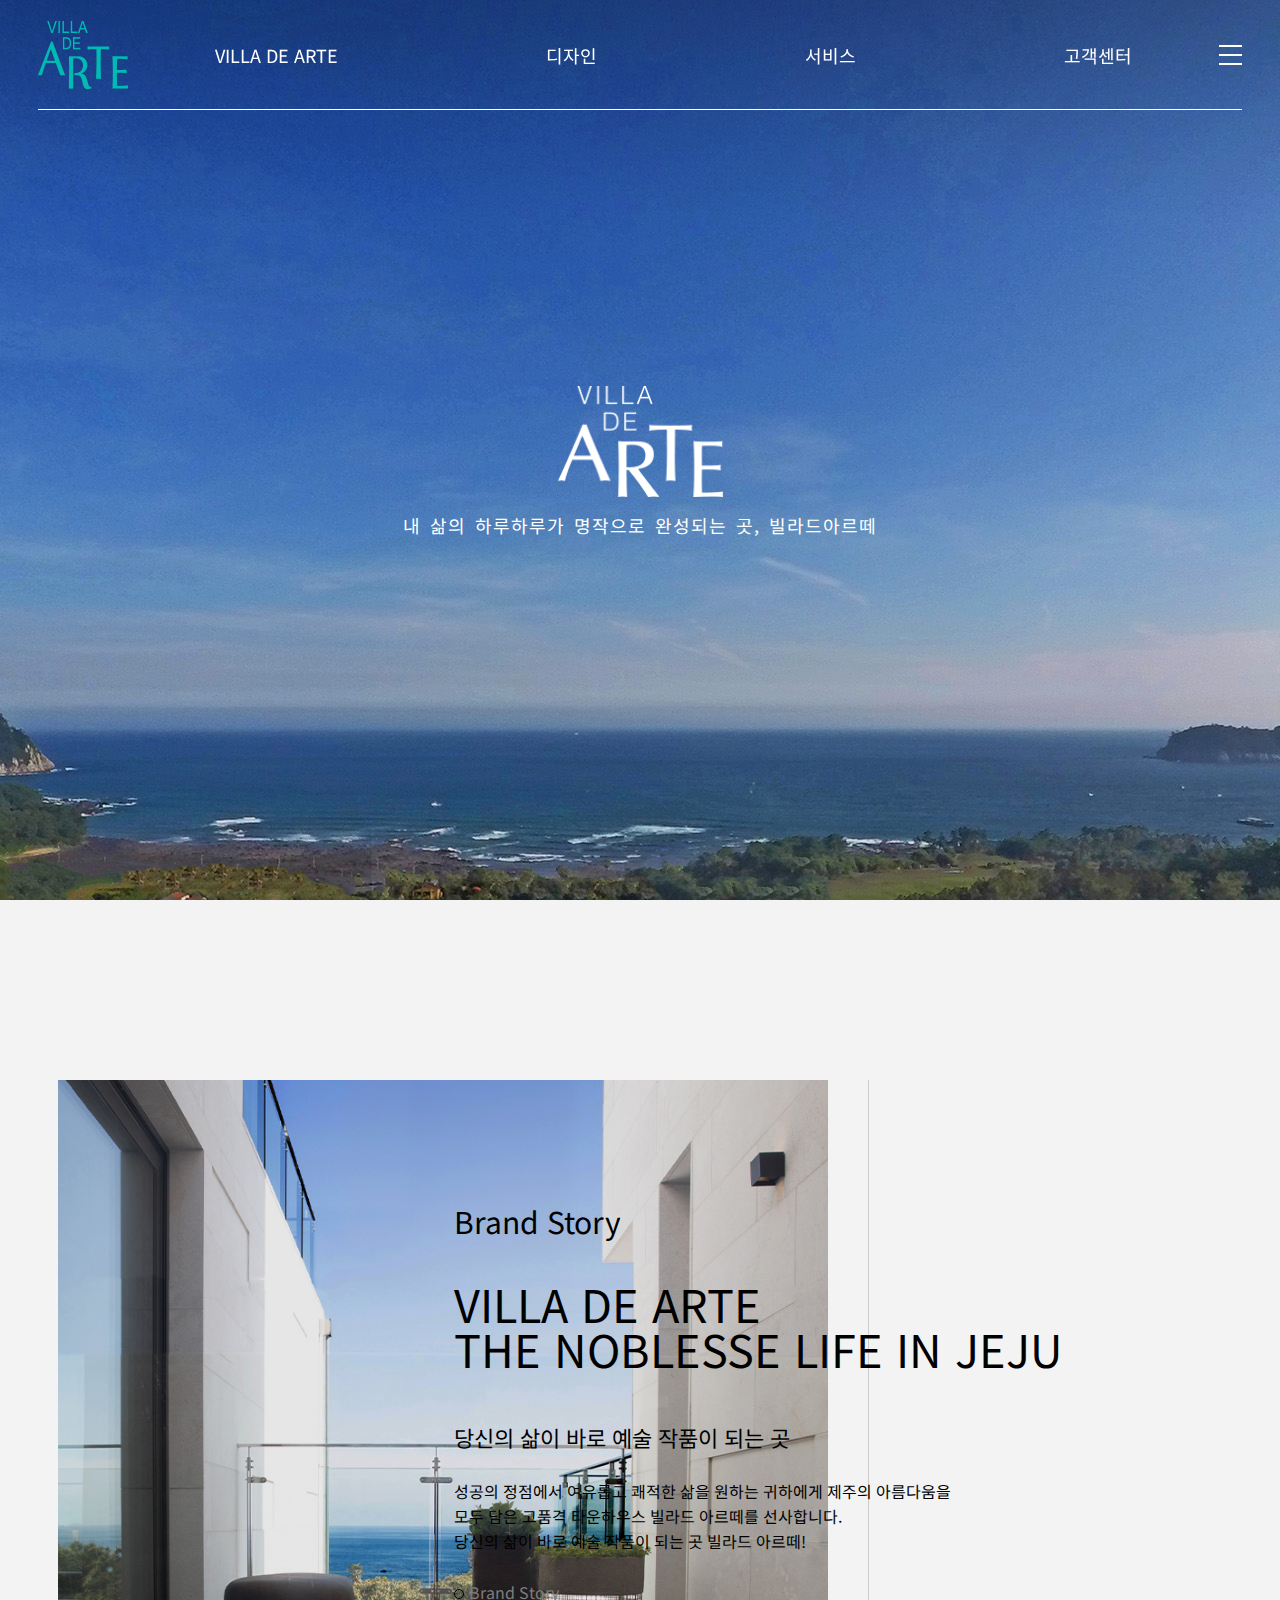
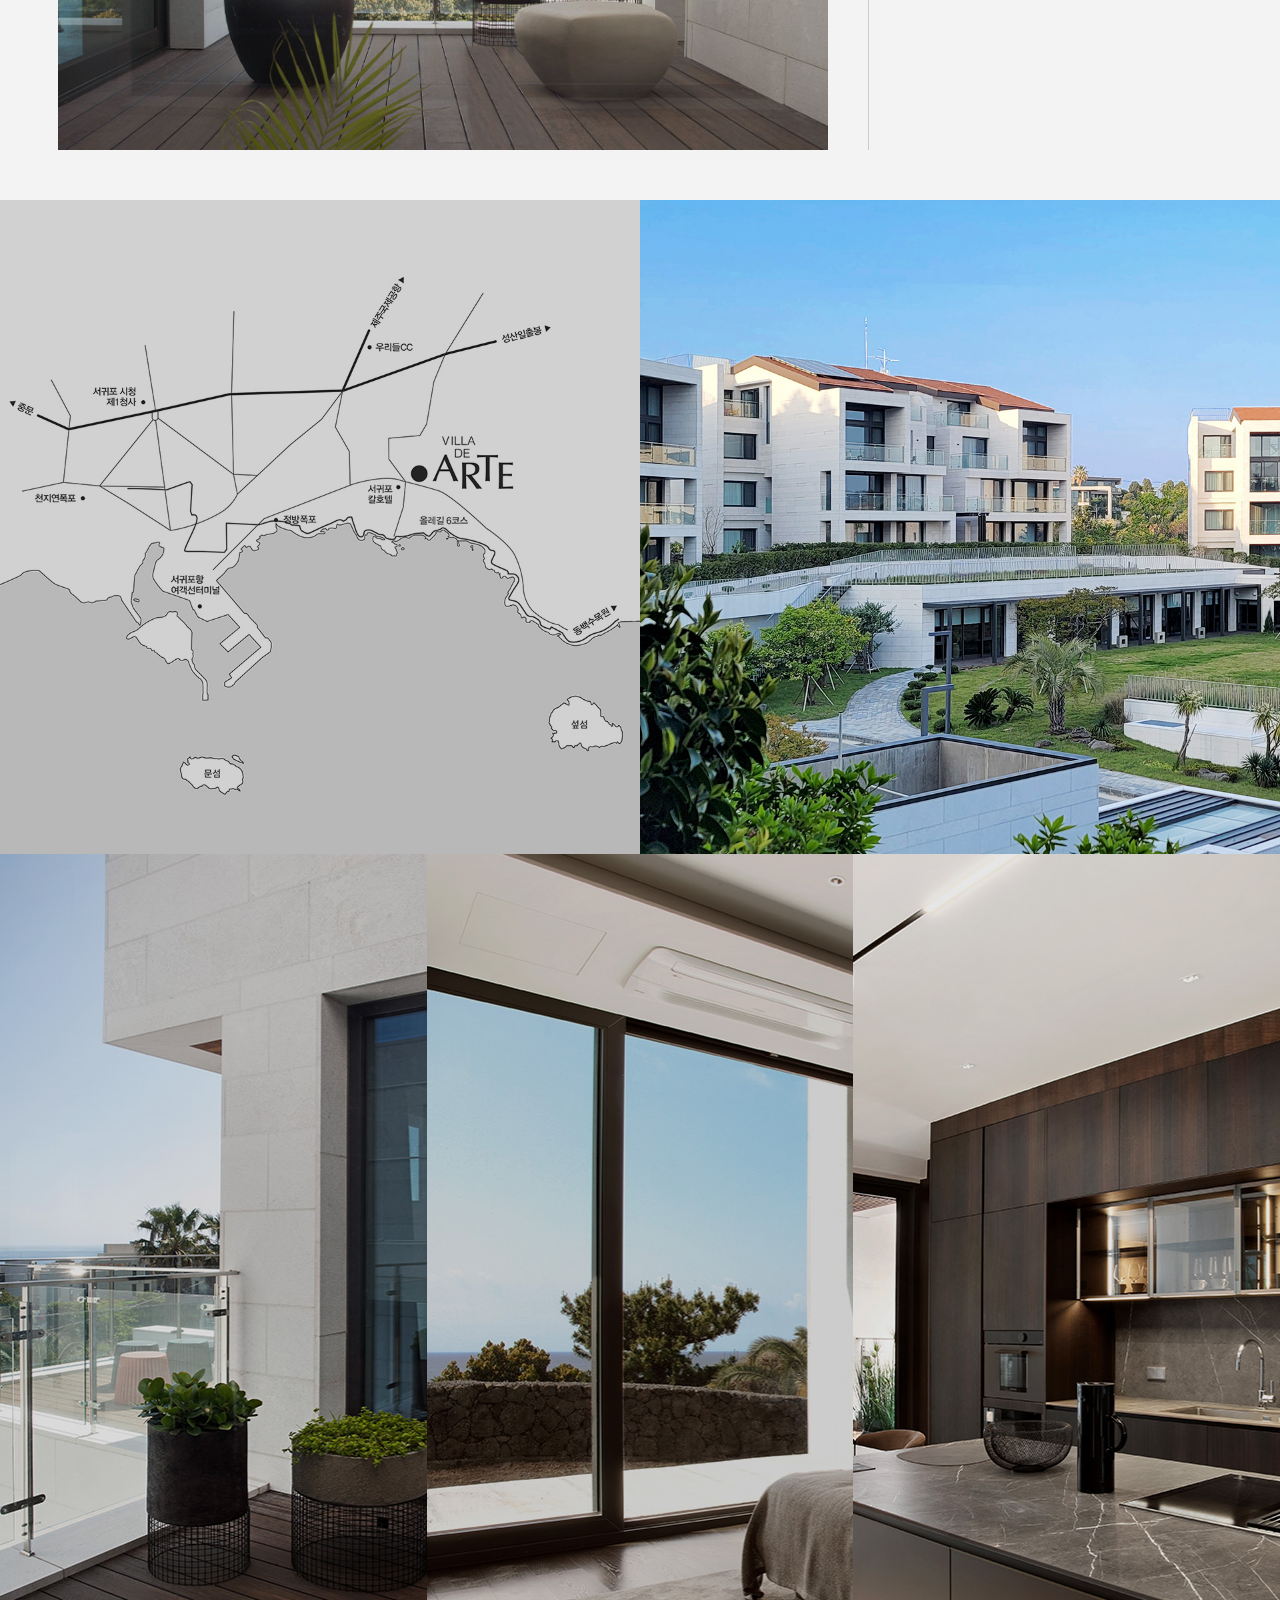
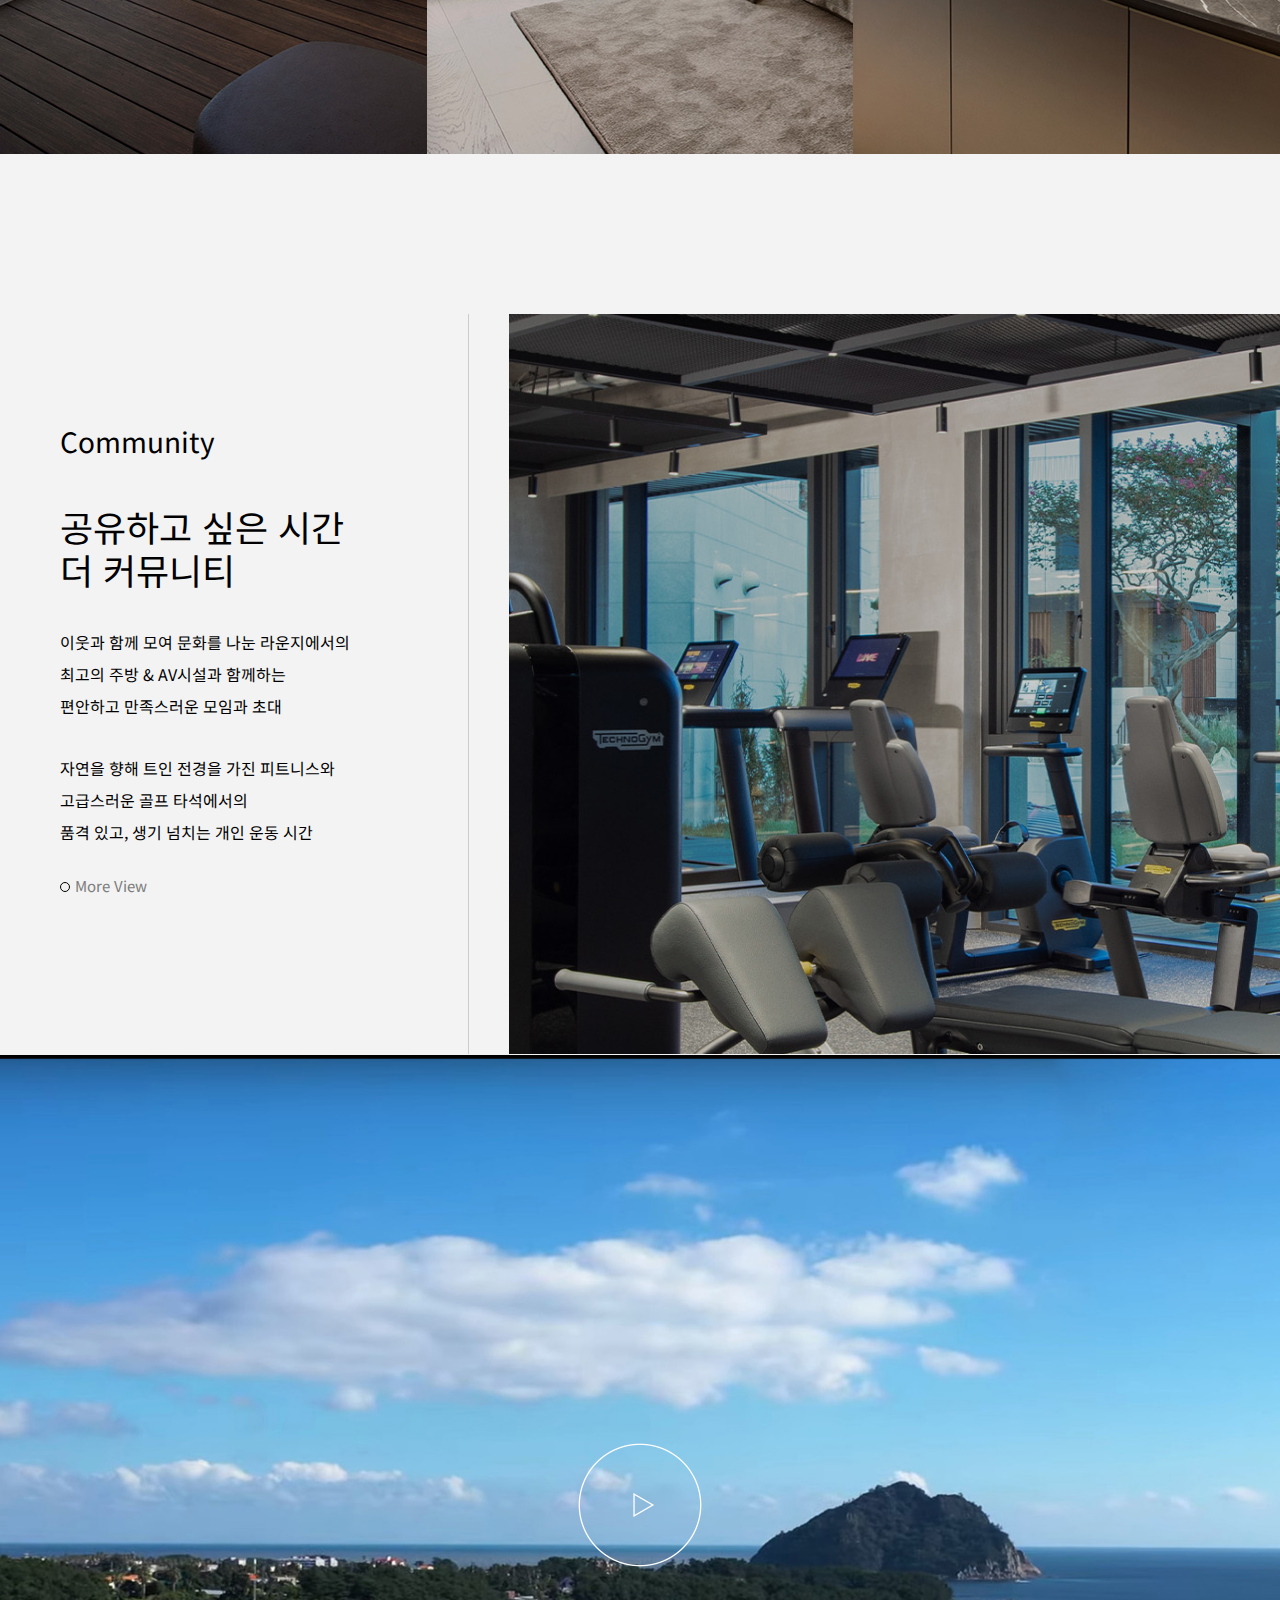
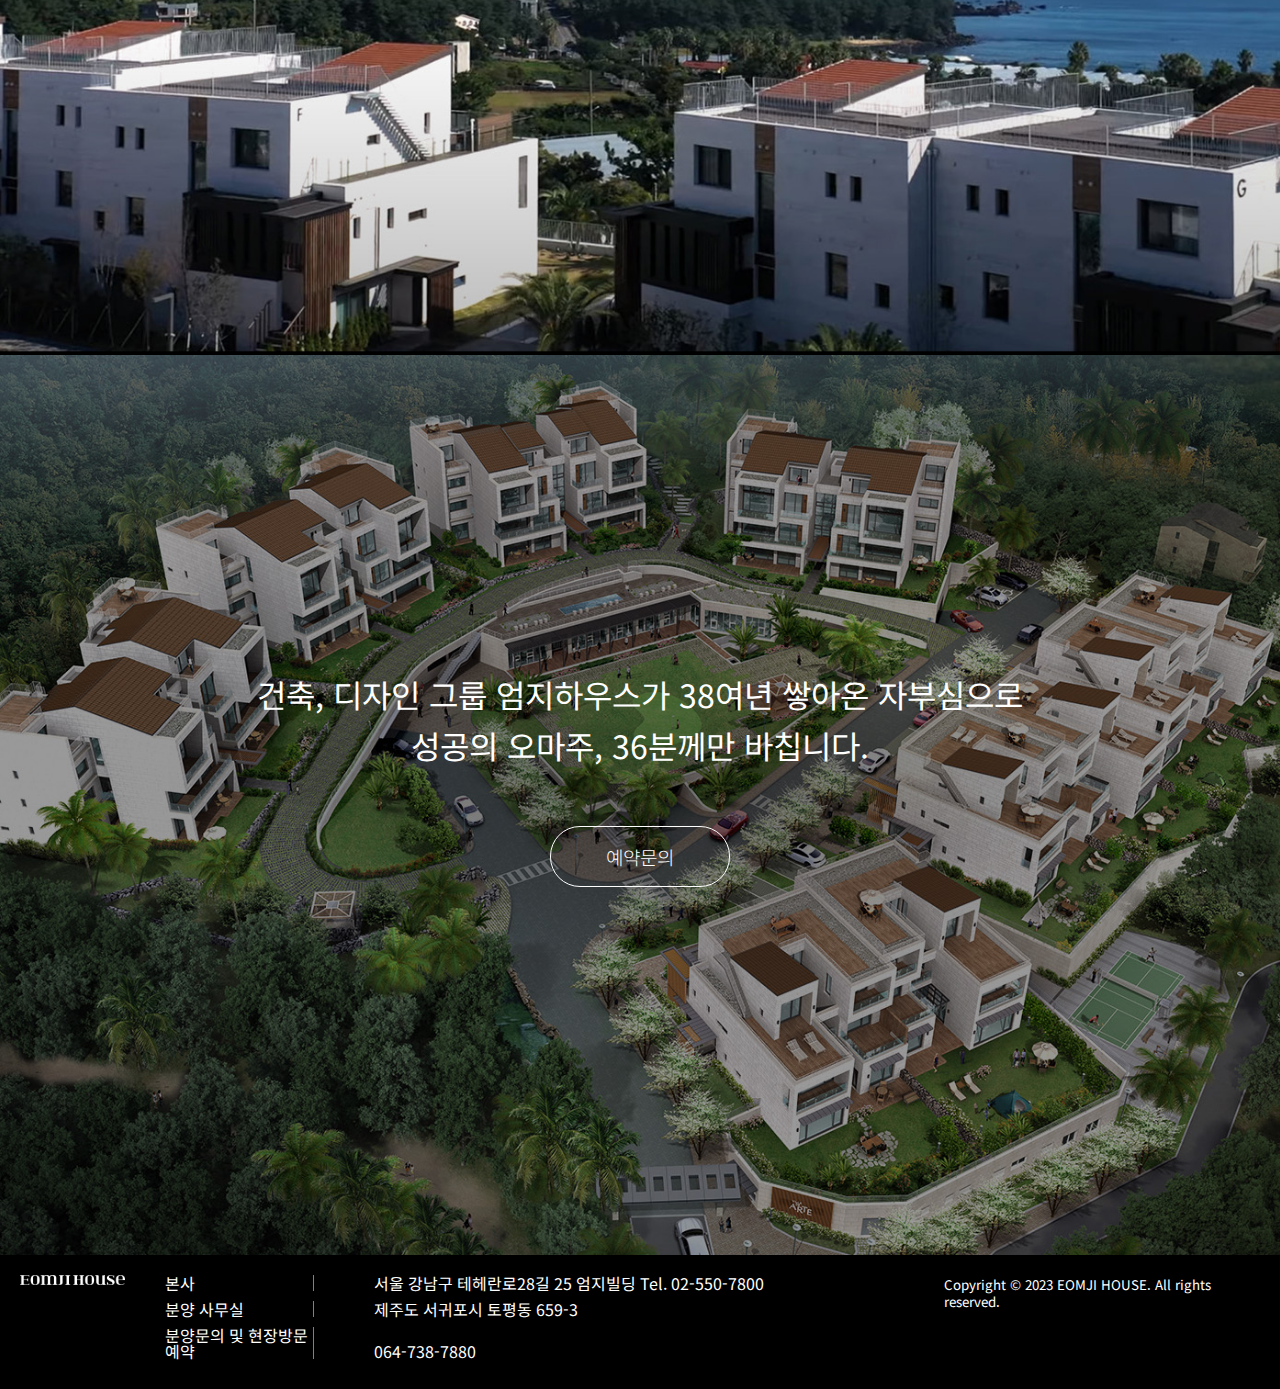
<file: index.html>
<!DOCTYPE html>
<html lang="ko">
<head>
    <meta charset="UTF-8">
    <meta name="viewport" content="width=device-width, initial-scale=1.0">
    <title>빌라드아르떼</title>
    <link rel="stylesheet" href="css/reset.css">
    <link rel="stylesheet" href="css/common.css">
    <link rel="stylesheet" href="css/header.css">
    <link rel="stylesheet" href="css/ham.css">
    <link rel="stylesheet" href="css/main.css">
    <link rel="stylesheet" href="css/footer.css">
    <link rel="stylesheet" href="css/responsive.css">
    <!-- 구글폰트 -->
    <link rel="preconnect" href="https://fonts.googleapis.com">
    <link rel="preconnect" href="https://fonts.gstatic.com" crossorigin>
    <link href="https://fonts.googleapis.com/css2?family=Noto+Sans+KR:wght@100..900&display=swap" rel="stylesheet">
</head>
<body>
<!-- 상단영역 -->
    <header>
        <nav>
            <h1><a href="index.html"><span class="blind">빌라드아르떼</span></a></h1>
            <ul class="gnb">
                <li>
                    <a href="intro.html">VILLA DE ARTE</a>
                    <ul class="sub">
                        <li><a href="intro.html">VILLA DE ARTE</a></li>
                    </ul>
                </li>
                <li>
                    <a href="design1.html">디자인</a>
                    <ul class="sub">
                        <li><a href="design1.html">단지안내</a></li>
                        <li><a href="design2.html">타입안내</a></li>
                        <li><a href="design3.html">브랜드안내</a></li>
                    </ul>
                </li>
                <li>
                    <a href="service1.html">서비스</a>
                    <ul class="sub">
                        <li><a href="service1.html">프리미엄 커뮤니티</a></li>
                        <li><a href="service2.html">프라이빗 서비스</a></li>
                    </ul>
                </li>
                <li>
                    <a href="customer.html">고객센터</a>
                    <ul class="sub">
                        <li><a href="customer.html">분양상담 전화 및 위치안내</a></li>
                    </ul>
                </li>
            </ul>
            <a href="" class="ham">메뉴보기</a>
        </nav>
    </header>
<!-- 타이틀영역 -->
    <div id="title">
        <div>
            <h2><span class="blind">빌라드아르떼</span></h2>
            <p>내 삶의 하루하루가 명작으로 완성되는 곳, 빌라드아르떼</p>
        </div>
    </div>
<!-- 메인영역 -->
    <main>
        <!-- 브랜드스토리 -->
        <section id="main1">
            <div class="m1">
                <img src="img/vmain1.jpg" alt="빌라드아르떼 사진">
            </div>
            <div class="m2">
                <h2>Brand Story</h2>
                <h3>VILLA DE ARTE <span class="block"></span>THE NOBLESSE LIFE IN JEJU</h3>
                <p class="p1">당신의 삶이 바로 예술 작품이 되는 곳</p>
                <p class="p2">성공의 정점에서 여유롭고 쾌적한 삶을 원하는 귀하에게 제주의 아름다움을 <span class="block"></span>모두 담은 고품격 타운하우스 빌라드 아르떼를 선사합니다. <span class="block"></span>당신의 삶이 바로 예술 작품이 되는 곳 빌라드 아르떼!</p>
                <p class="p3"><a href="design3.html">Brand Story</a></p>
            </div>    
        </section>
        <!-- 사진 -->
        <section id="main2">
            <div id="m2a">
                <img src="img/vmain.mab.jpg" alt="빌라드아르떼 지도" class="half-image">
                <p class="blind">입지환경</p>
            </div>
            <div id="m2b">
                <img src="img/vmain2.jpg" alt="빌라드아르떼 건물 사진" class="half-image">
                <p class="blind">주변 자연환경</p>
            </div>
        </section>
        <!-- 사진2 -->
        <section id="main3">
            <ul>
                <li>
                    <a href="design1.html">
                        <h2>SITE</h2>
                    </a>
                </li>
                <li>
                    <a href="design2.html">
                        <h2>UNIT</h2>
                    </a>
                </li>
                <li>
                    <a href="design3.html">
                        <h2>BRAND</h2>
                    </a>
                </li>
            </ul>
        </section>
        <!-- 커뮤니티 -->
        <section id="main4">
            <div class="wrap">
                <h2>Community</h2>
                <h3>공유하고 싶은 시간 <span class="block"></span>더 커뮤니티</h3>
                <p class="p1">이웃과 함께 모여 문화를 나눈 라운지에서의 <span class="block"></span>최고의 주방 & AV시설과 함께하는 <span class="block"></span>편안하고 만족스러운 모임과 초대</p>
                <p class="p2">자연을 향해 트인 전경을 가진 피트니스와 <span class="block"></span>고급스러운 골프 타석에서의 <span class="block"></span>품격 있고, 생기 넘치는 개인 운동 시간</p>
                <p class="p3"><a href="">More View</a></p>
            </div> 
            <div class="image">
                <a href="service1.html"><img src="img/vmain4.jpg" alt="빌라드아르떼 사진"></a>
            </div>
        </section>
        <!-- 사진3 -->
        <section id="main5">
            <div class="img">
                <img src="img/vmain5.jpg" alt="빌라드아르떼">
            </div>
            <div class="icon">
                <a href="https://youtu.be/-8pIjckuRp0"><img src="img/play_icon.png" alt="아이콘"></a>
            </div>
        </section>
        <!-- 예약문의 -->
        <section id="main6">
            <div class="img"><span class="blind">빌라드 아르떼 전체 사진</span></div>
            <div class="text">
                <p class="o">건축, 디자인 그룹 엄지하우스가 38여년 쌓아온 자부심으로<br>성공의 오마주, 36분께만 바칩니다.</p>
                <a href="customer.html" class="block">예약문의</a>
            </div>
        </section>
    </main>
<!-- 하단영역 -->
    <footer>
        <div class="wrap">
            <p class="footerlogo"><span class="blind">EOMJI HOUSE</span></p>
            <address>
                <p>본사</p><span class="inline-block">서울 강남구 테헤란로28길 25 엄지빌딩  Tel. 02-550-7800</span><br>
                <p>분양 사무실</p><span class="inline-block">제주도 서귀포시 토평동 659-3</span><br>
                <p>분양문의 및 현장방문 예약</p><span class="inline-block">064-738-7880</span>
            </address>
            <p><small>Copyright © 2023 EOMJI HOUSE. All rights reserved.</small></p>  
        </div>    
    </footer>
</body>
</html>
</file>
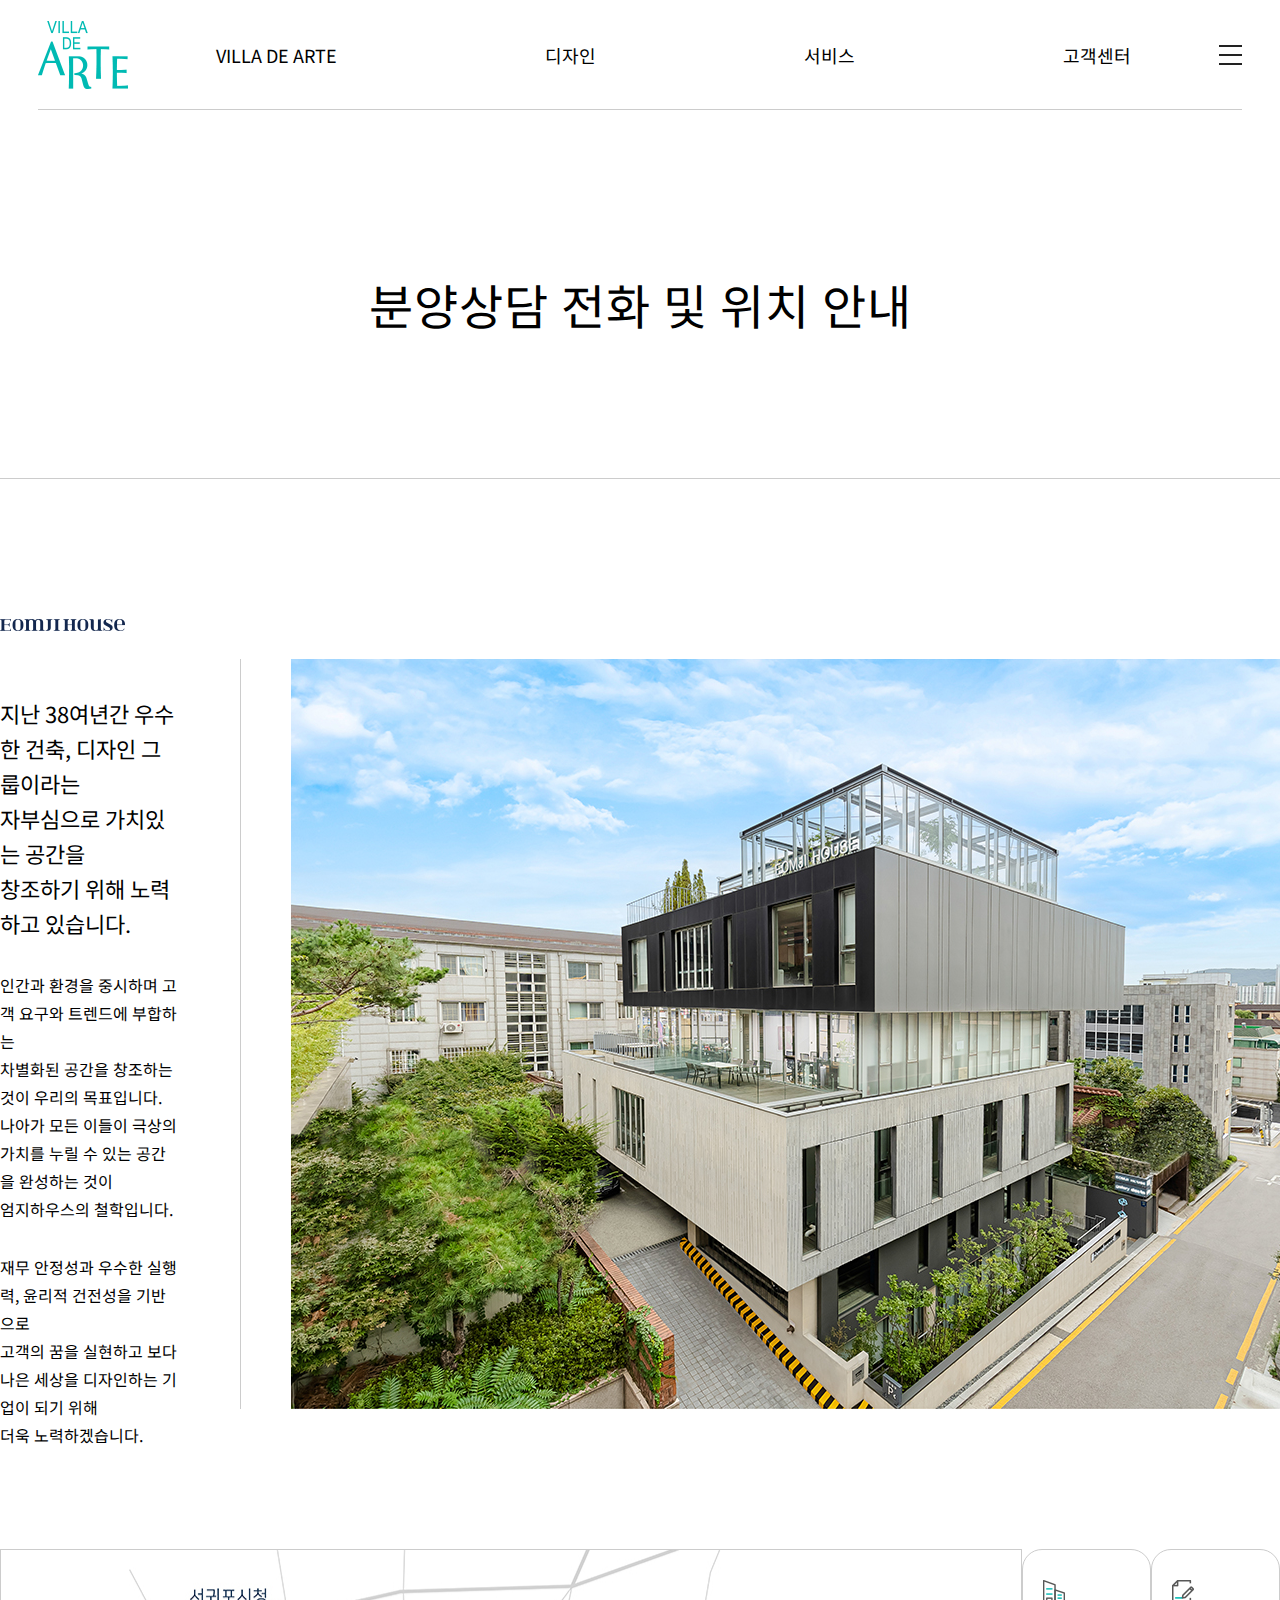
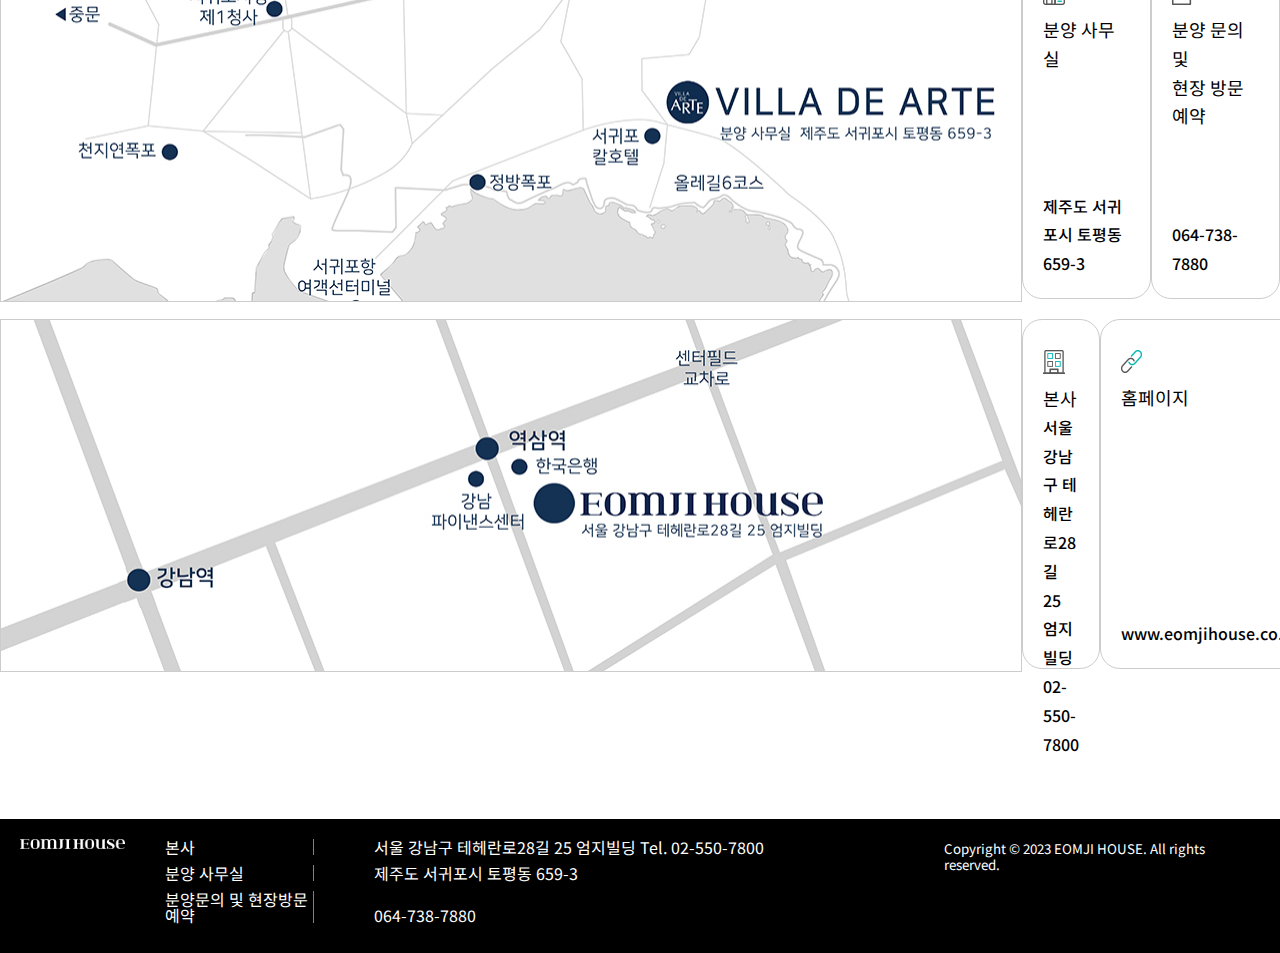
<file: customer.html>
<!DOCTYPE html>
<html lang="en">
<head>
    <meta charset="UTF-8">
    <meta name="viewport" content="width=device-width, initial-scale=1.0">
    <title>빌라드아르떼</title>
    <link rel="stylesheet" href="css/reset.css">
    <link rel="stylesheet" href="css/common.css">
    <link rel="stylesheet" href="css/ham.css">
    <link rel="stylesheet" href="css/header.css">
    <link rel="stylesheet" href="css/style_c.css">
    <link rel="stylesheet" href="css/footer.css">

    <!-- 구글폰트 -->
    <link rel="preconnect" href="https://fonts.googleapis.com">
    <link rel="preconnect" href="https://fonts.gstatic.com" crossorigin>
    <link href="https://fonts.googleapis.com/css2?family=Noto+Sans+KR:wght@100..900&display=swap" rel="stylesheet">
</head>
<body>
    <header>
        <nav>
            <h1><a href="index.html"><span class="blind">빌라드아르떼</span></a></h1>
            <ul class="gnb">
                <li>
                    <a href="intro.html">VILLA DE ARTE</a>
                    <ul class="sub">
                        <li><a href="intro.html">VILLA DE ARTE</a></li>
                    </ul>
                </li>
                <li>
                    <a href="design1.html">디자인</a>
                    <ul class="sub">
                        <li><a href="design1.html">단지안내</a></li>
                        <li><a href="design2.html">타입안내</a></li>
                        <li><a href="design3.html">브랜드안내</a></li>
                    </ul>
                </li>
                <li>
                    <a href="service1.html">서비스</a>
                    <ul class="sub">
                        <li><a href="service1.html">프리미엄 커뮤니티</a></li>
                        <li><a href="service2.html">프라이빗 서비스</a></li>
                    </ul>
                </li>
                <li>
                    <a href="customer.html">고객센터</a>
                    <ul class="sub">
                        <li><a href="customer.html">분양상담 전화 및 위치안내</a></li>
                    </ul>
                </li>
            </ul>
            <a href="" class="ham">메뉴보기</a>
        </nav>
    </header>
    <main>
        <section id="customer">
            <h2>분양상담 전화 및 위치 안내</h2>
            <section id="s1_1">
                <div class="s1_2">
                    <div class="wrap">
                        <h3><span class="blind">EOMJI HOUSE</span></h3>
                        <p class="p1">지난 38여년간 우수한 건축, 디자인 그룹이라는<br>
                            자부심으로 가치있는 공간을<br>
                            창조하기 위해 노력하고 있습니다.</p>
                        <p class="p2">인간과 환경을 중시하며 고객 요구와 트렌드에 부합하는<br>
                            차별화된 공간을 창조하는 것이 우리의 목표입니다.<br>
                            나아가 모든 이들이 극상의 가치를 누릴 수 있는 공간을 완성하는 것이<br>
                            엄지하우스의 철학입니다.</p>
                        <p class="p2">재무 안정성과 우수한 실행력, 윤리적 건전성을 기반으로 <br>
                            고객의 꿈을 실현하고 보다 나은 세상을 디자인하는 기업이 되기 위해 <br>
                            더욱 노력하겠습니다.</p>
                    </div> 
                    <div class="image">
                        <a href=""><img src="img/customer1.jpg" alt="엄지 하우스 사진"></a>
                    </div>
                </div>
            </section>
            <ul>
                <li>
                    <a href="https://map.kakao.com/?map_type=TYPE_MAP&q=%EC%A0%9C%EC%A3%BC%ED%8A%B9%EB%B3%84%EC%9E%90%EC%B9%98%EB%8F%84+%EC%84%9C%EA%B7%80%ED%8F%AC%EC%8B%9C+%ED%86%A0%ED%8F%89%EB%8F%99+659-3&urlLevel=1&urlX=403447&urlY=-67682"><img src="img/customer2.jpg" alt="분양 사무실 지도"></a>
                </li>
                <li>
                    <h4>분양 사무실</h4>
                    <p>제주도 서귀포시 토평동 659-3</p>
                </li>
                <li>
                    <h4>분양 문의 및<br>
                        현장 방문 예약</h4>
                    <p>064-738-7880</p>
                </li>
            </ul>
            <ul>
                <li>
                    <a href="https://map.kakao.com/?map_type=TYPE_MAP&itemId=11154364&q=%EC%97%84%EC%A7%80%ED%95%98%EC%9A%B0%EC%8A%A4&urlLevel=3&urlX=508692&urlY=1111141"><img src="img/customer3.jpg" alt="본사 지도"></a>
                </li>
                <li>
                    <h4>본사</h4>
                    <p>서울 강남구 테헤란로28길 25 엄지빌딩<br>
                        02-550-7800</p>
                </li>
                <li>
                    <h4>홈페이지</h4>
                    <p>www.eomjihouse.co.kr</p>
                </li>
            </ul>
        </section>
    </main>
    <footer>
        <div class="wrap">
            <p class="footerlogo"><span class="blind">EOMJI HOUSE</span></p>
            <address>
                <p>본사</p><span class="inline-block">서울 강남구 테헤란로28길 25 엄지빌딩  Tel. 02-550-7800</span><br>
                <p>분양 사무실</p><span class="inline-block">제주도 서귀포시 토평동 659-3</span><br>
                <p>분양문의 및 현장방문 예약</p><span class="inline-block">064-738-7880</span>
            </address>
            <p><small>Copyright © 2023 EOMJI HOUSE. All rights reserved.</small></p>  
        </div>    
    </footer>
</body>
</html>
</file>
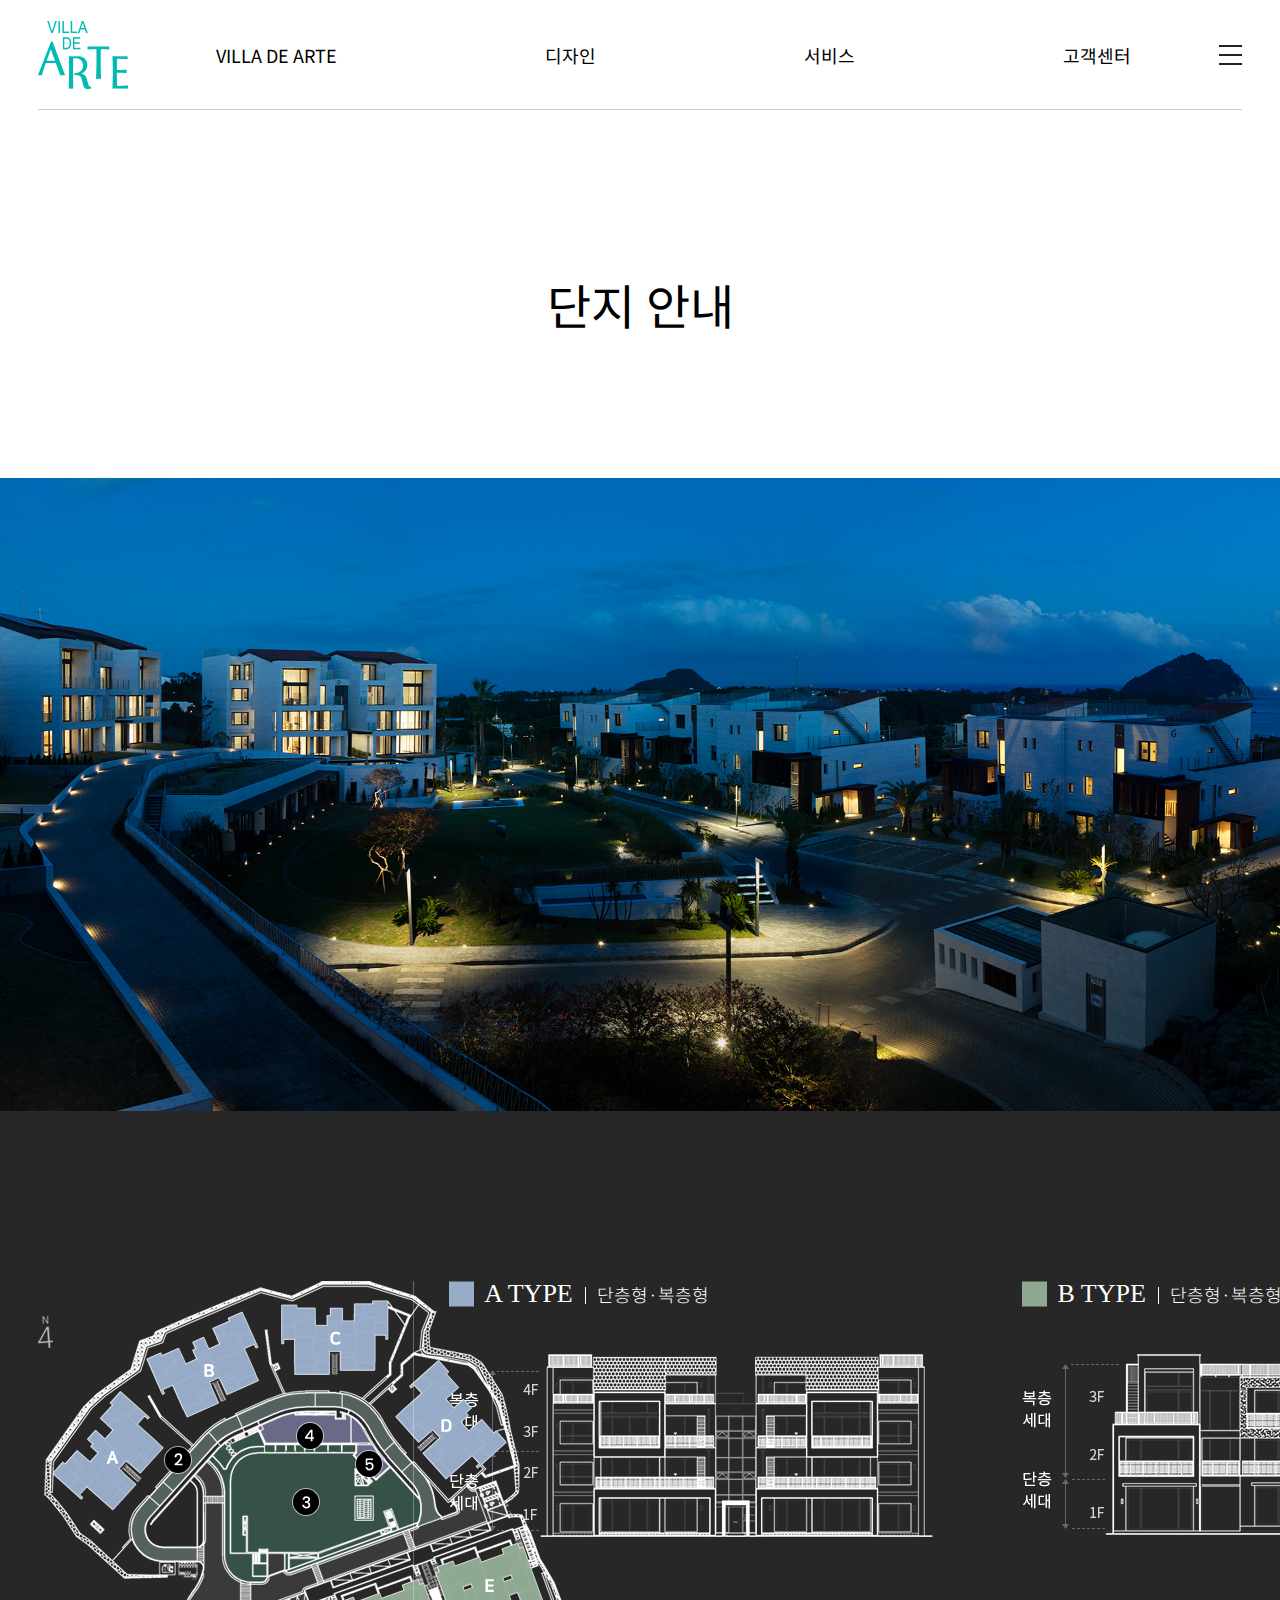
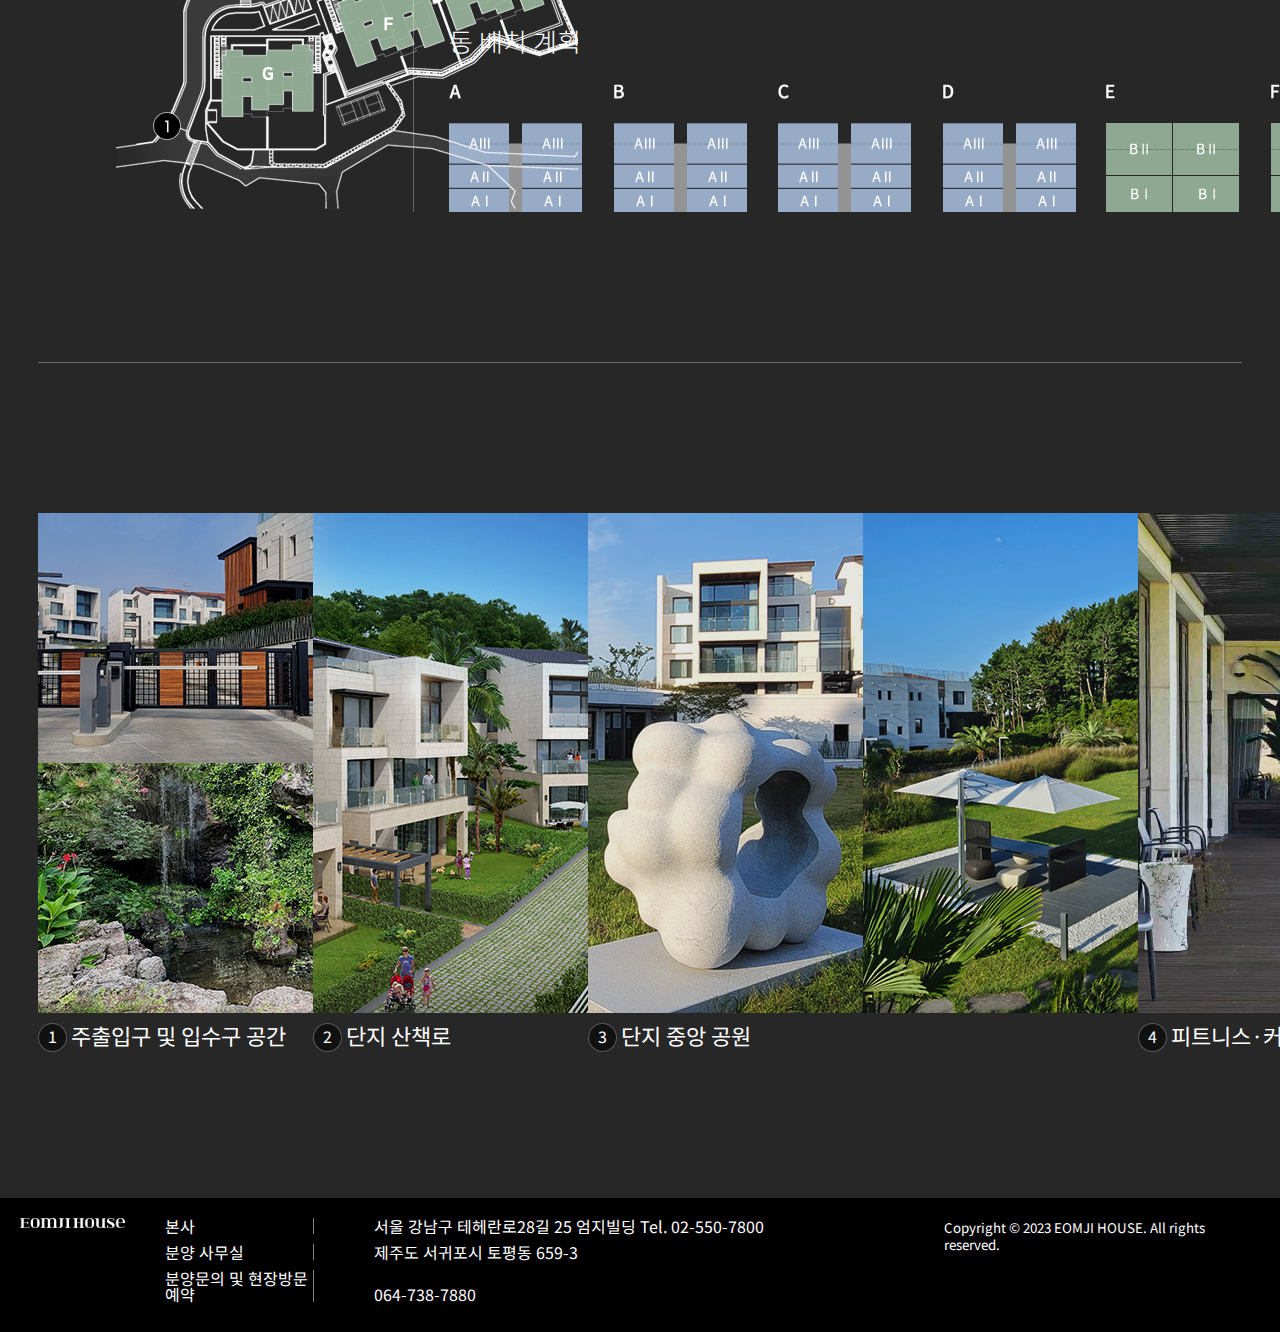
<file: design1.html>
<!DOCTYPE html>
<html lang="en">
<head>
    <meta charset="UTF-8">
    <meta name="viewport" content="width=device-width, initial-scale=1.0">
    <title>빌라드아르떼</title>
    <link rel="stylesheet" href="css/reset.css">
    <link rel="stylesheet" href="css/common.css">
    <link rel="stylesheet" href="css/ham.css">
    <link rel="stylesheet" href="css/header.css">
    <link rel="stylesheet" href="css/style_d.css">
    <link rel="stylesheet" href="css/footer.css">

    <!-- 구글폰트 -->
    <link rel="preconnect" href="https://fonts.googleapis.com">
    <link rel="preconnect" href="https://fonts.gstatic.com" crossorigin>
    <link href="https://fonts.googleapis.com/css2?family=Noto+Sans+KR:wght@100..900&display=swap" rel="stylesheet">
</head>
<body>
    <header>
        <nav>
            <h1><a href="index.html"><span class="blind">빌라드아르떼</span></a></h1>
            <ul class="gnb">
                <li>
                    <a href="intro.html">VILLA DE ARTE</a>
                    <ul class="sub">
                        <li><a href="intro.html">VILLA DE ARTE</a></li>
                    </ul>
                </li>
                <li>
                    <a href="design1.html">디자인</a>
                    <ul class="sub">
                        <li><a href="design1.html">단지안내</a></li>
                        <li><a href="">타입안내</a></li>
                        <li><a href="">브랜드안내</a></li>
                    </ul>
                </li>
                <li>
                    <a href="service1.html">서비스</a>
                    <ul class="sub">
                        <li><a href="service1.html">프리미엄 커뮤니티</a></li>
                        <li><a href="">프라이빗 서비스</a></li>
                    </ul>
                </li>
                <li>
                    <a href="customer.html">고객센터</a>
                    <ul class="sub">
                        <li><a href="customer.html">분양상담 전화 및 위치안내</a></li>
                    </ul>
                </li>
            </ul>
            <a href="" class="ham">메뉴보기</a>
        </nav>
    </header>
    <main>
        <section id="design1">
            <h2>단지 안내</h2>
            <img src="img/s.jpg" alt="빌라드 아르떼 전체 밤 사진">
            <section id="total">
                <div id="top">
                    <div class="left">
                        <img src="img/design1_2.png" alt="전체 설계도">
                    </div>
                    <div class="right">
                        <div class="rt">
                            <ul>
                                <li>
                                    <h3>A TYPE<span>단층형·복층형</span></h3>
                                    <img src="img/design1_3.png" alt="A TYPE 설계도">
                                </li>
                                <li>
                                    <h3>B TYPE<span>단층형·복층형</span></h3>
                                    <img src="img/design1_4.png" alt="B TYPE 설계도">
                                </li>
                            </ul>
                        </div>
                        <div class="rb">
                            <h3>동 배치 계획</h3>
                            <div class="rbimg">
                                <img src="img/design1_5.png" alt="동 배치 계획 - A부터 D까지" class="i1">
                                <img src="img/design1_6.png" alt="동 배치 계획 - E부터 G까지" class="i2">
                            </div>
                        </div>
                    </div>
                </div>
                <div id="bottom">
                    <ol>
                        <li>
                            <img src="img/design1_7.png" alt="주출입구 및 입수구 공간">
                            <p>주출입구 및 입수구 공간</p>
                        </li>
                        <li>
                            <img src="img/design1_8.png" alt="단지 산책로">
                            <p>단지 산책로</p>
                        </li>
                        <li>
                            <img src="img/design1_9.png" alt="단지 중앙 공원">
                            <p>단지 중앙 공원</p>
                        </li>
                        <li>
                            <img src="img/design1_10.png" alt="피트니스·커뮤니티">
                            <p>피트니스·커뮤니티</p>
                        </li>
                        <li>
                            <img src="img/design1_11.png" alt="옥상수공간">
                            <p>옥상수공간</p>
                        </li>
                    </ol>
                </div>
            </section>
        </section>
    </main>
    <footer>
        <div class="wrap">
            <p class="footerlogo"><span class="blind">EOMJI HOUSE</span></p>
            <address>
                <p>본사</p><span class="inline-block">서울 강남구 테헤란로28길 25 엄지빌딩  Tel. 02-550-7800</span><br>
                <p>분양 사무실</p><span class="inline-block">제주도 서귀포시 토평동 659-3</span><br>
                <p>분양문의 및 현장방문 예약</p><span class="inline-block">064-738-7880</span>
            </address>
            <p><small>Copyright © 2023 EOMJI HOUSE. All rights reserved.</small</p>  
        </div>    
    </footer>
</body>
</html>
</file>
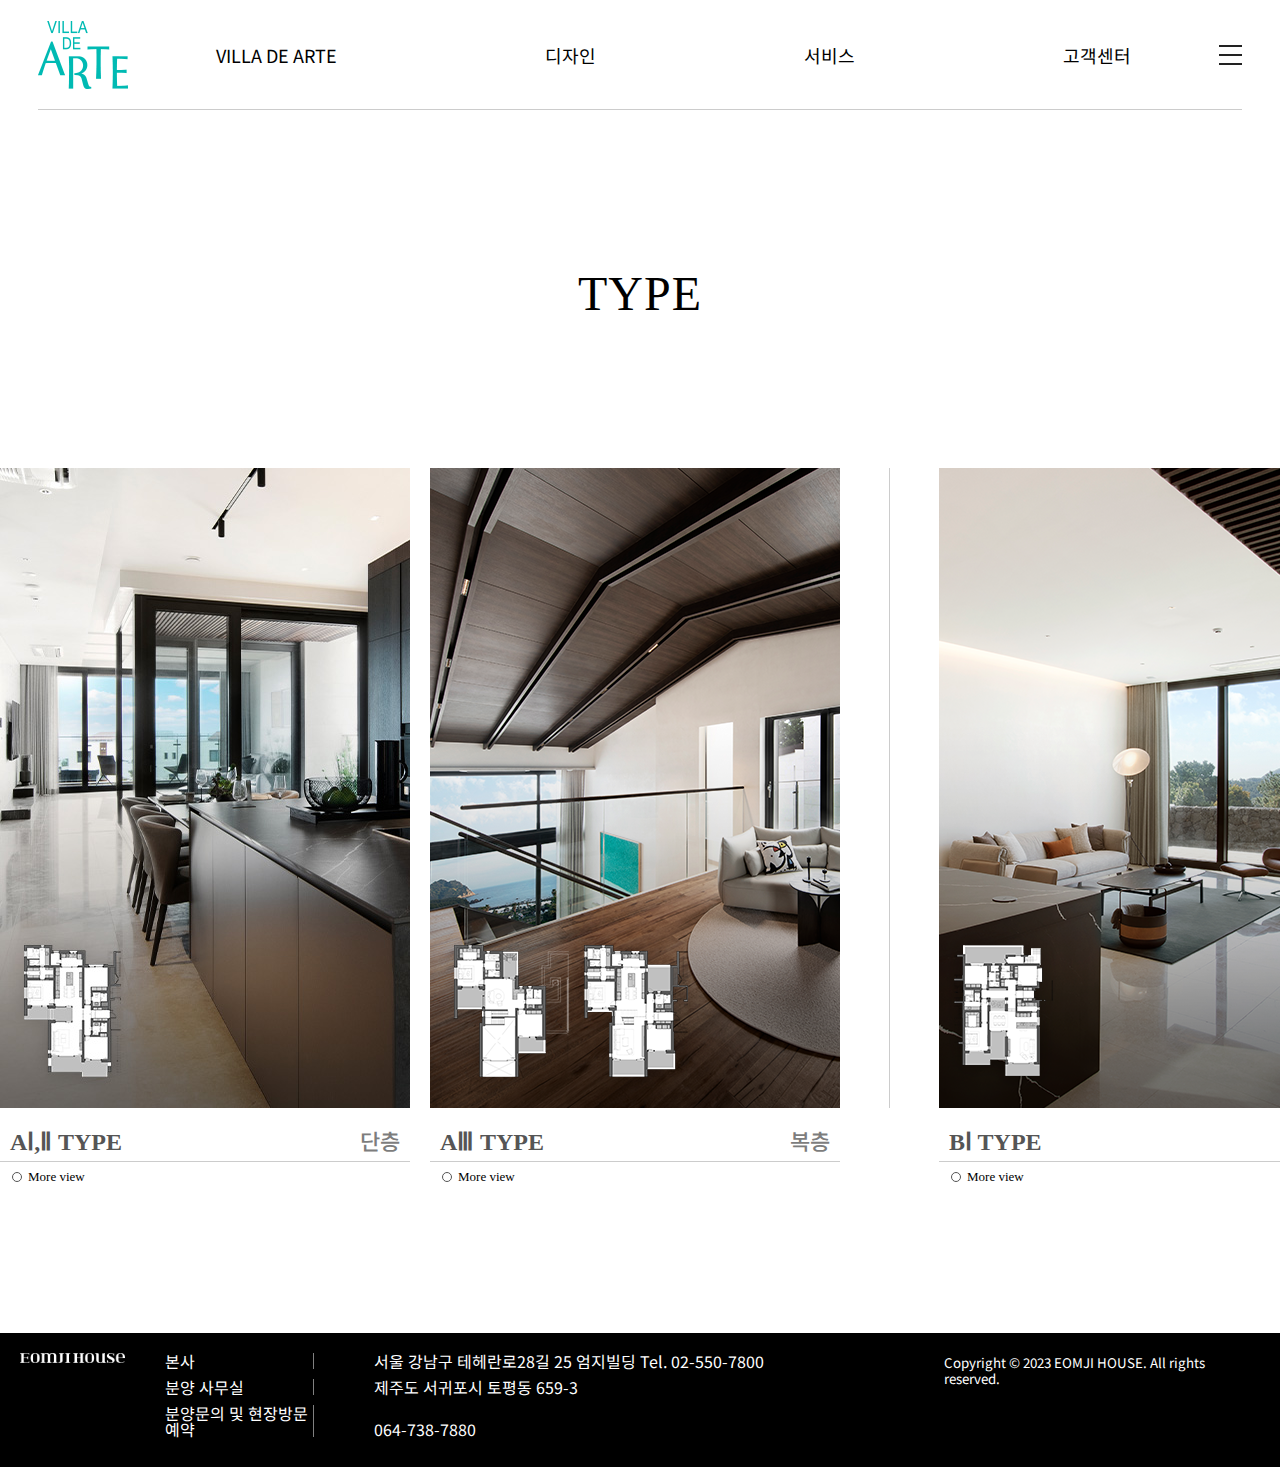
<file: design2.html>
<!DOCTYPE html>
<html lang="en">
<head>
    <meta charset="UTF-8">
    <meta name="viewport" content="width=device-width, initial-scale=1.0">
    <title>빌라드아르떼</title>
    <link rel="stylesheet" href="css/reset.css">
    <link rel="stylesheet" href="css/common.css">
    <link rel="stylesheet" href="css/ham.css">
    <link rel="stylesheet" href="css/header.css">
    <link rel="stylesheet" href="css/style_d1.css">
    <link rel="stylesheet" href="css/footer.css">

    <!-- 구글폰트 -->
    <link rel="preconnect" href="https://fonts.googleapis.com">
    <link rel="preconnect" href="https://fonts.gstatic.com" crossorigin>
    <link href="https://fonts.googleapis.com/css2?family=Noto+Sans+KR:wght@100..900&display=swap" rel="stylesheet">
</head>
<body>
    <header>
        <nav>
            <h1><a href="index.html"><span class="blind">빌라드아르떼</span></a></h1>
            <ul class="gnb">
                <li>
                    <a href="intro.html">VILLA DE ARTE</a>
                    <ul class="sub">
                        <li><a href="intro.html">VILLA DE ARTE</a></li>
                    </ul>
                </li>
                <li>
                    <a href="design1.html">디자인</a>
                    <ul class="sub">
                        <li><a href="design1.html">단지안내</a></li>
                        <li><a href="design2.html">타입안내</a></li>
                        <li><a href="design3.html">브랜드안내</a></li>
                    </ul>
                </li>
                <li>
                    <a href="service1.html">서비스</a>
                    <ul class="sub">
                        <li><a href="service1.html">프리미엄 커뮤니티</a></li>
                        <li><a href="service2.html">프라이빗 서비스</a></li>
                    </ul>
                </li>
                <li>
                    <a href="customer.html">고객센터</a>
                    <ul class="sub">
                        <li><a href="customer.html">분양상담 전화 및 위치안내</a></li>
                    </ul>
                </li>
            </ul>
            <a href="" class="ham">메뉴보기</a>
        </nav>
    </header>
    <main>
        <section id="design2">
            <h2>TYPE</h2>
            <div class="wrap flex">
                <div class="left flex ser">
                    <div class="ss">
                        <a href="">
                            <img src="img/design2_1.jpg" alt="AⅠ,Ⅱ TYPE 사진">
                            <div class="text">
                                <p class="p flex">AⅠ,Ⅱ TYPE<span class="block">단층</span></p>
                                <p class="m">More view</p>
                            </div>
                        </a>
                    </div>
                    <div class="ss">
                        <a href="">
                            <img src="img/design2_2.jpg" alt="AⅢ TYPE 사진">
                            <div class="text">
                                <p class="p flex">AⅢ TYPE<span class="block">복층</span></p>
                                <p class="m">More view</p>
                            </div>
                        </a>
                    </div>
                </div>
                <div class="right flex ser">
                    <div class="ss">
                        <a href="">
                            <img src="img/design2_3.jpg" alt="BⅠ TYPE 사진">
                            <div class="text">
                                <p class="p flex">BⅠ TYPE<span class="block">단층</span></p>
                                <p class="m">More view</p>
                            </div>
                        </a>
                    </div>
                    <div class="ss">
                        <a href="">
                            <img src="img/design2_4.jpg" alt="BⅡ TYPE 사진">
                            <div class="text">
                                <p class="p flex">AⅢ TYPE<span class="block">복층</span></p>
                                <p class="m">More view</p>
                            </div>
                        </a>
                    </div>
                </div>
            </div>
        </section>
    </main>
    <footer>
        <div class="wrap">
            <p class="footerlogo"><span class="blind">EOMJI HOUSE</span></p>
            <address>
                <p>본사</p><span class="inline-block">서울 강남구 테헤란로28길 25 엄지빌딩  Tel. 02-550-7800</span><br>
                <p>분양 사무실</p><span class="inline-block">제주도 서귀포시 토평동 659-3</span><br>
                <p>분양문의 및 현장방문 예약</p><span class="inline-block">064-738-7880</span>
            </address>
            <p><small>Copyright © 2023 EOMJI HOUSE. All rights reserved.</small></p>  
        </div>    
    </footer>
</body>
</html>
</file>
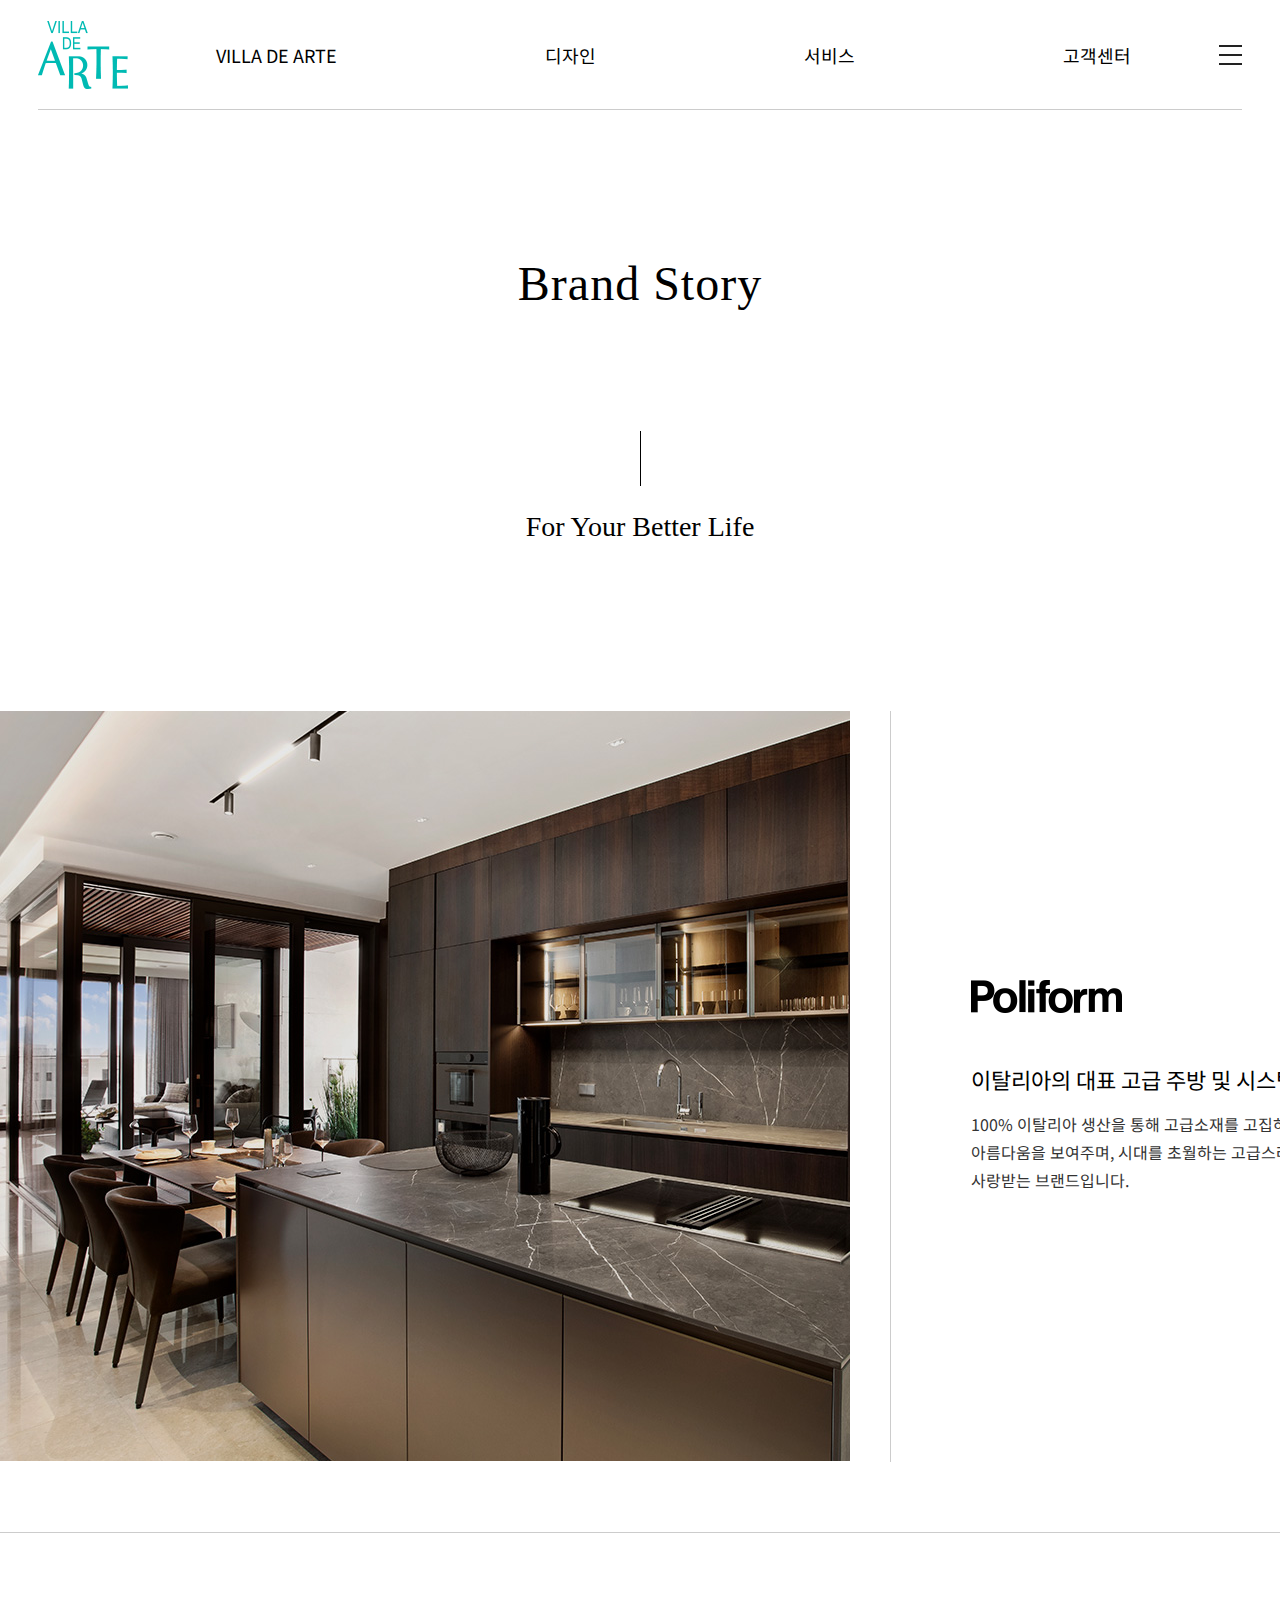
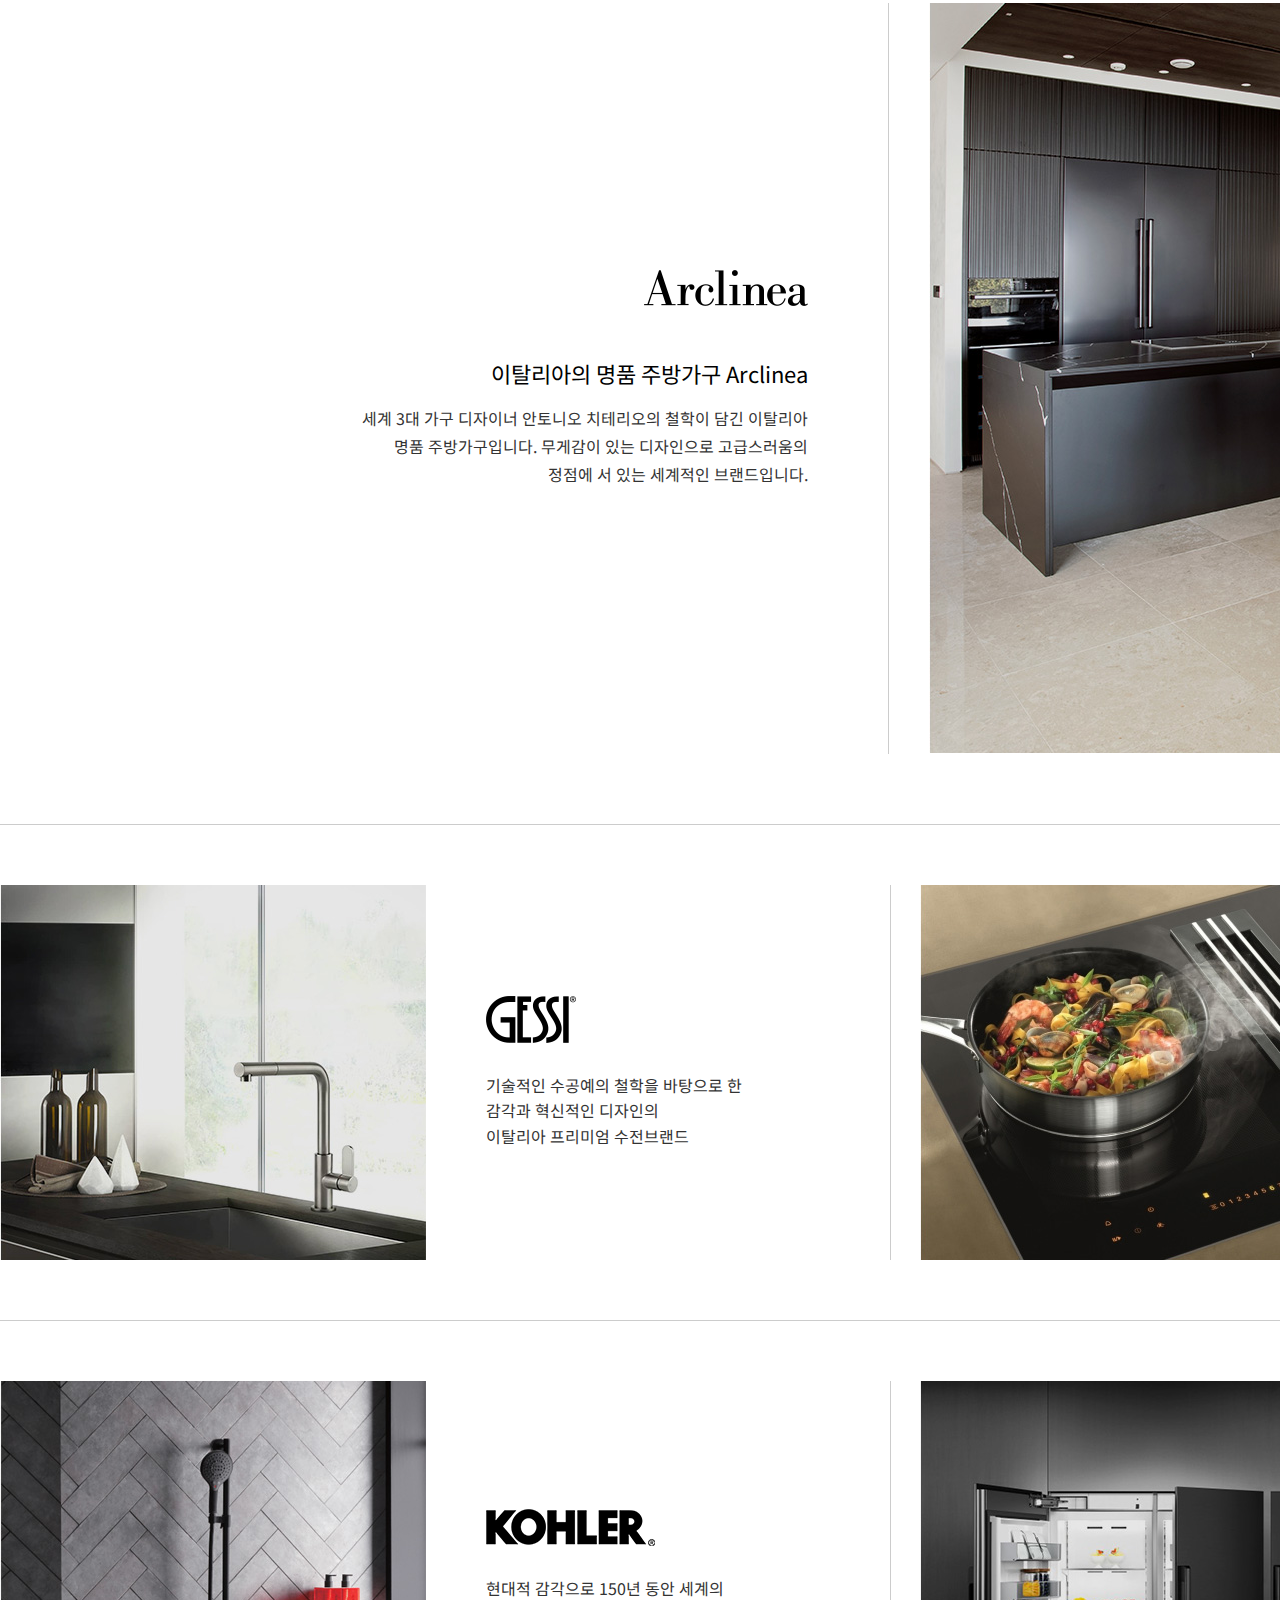
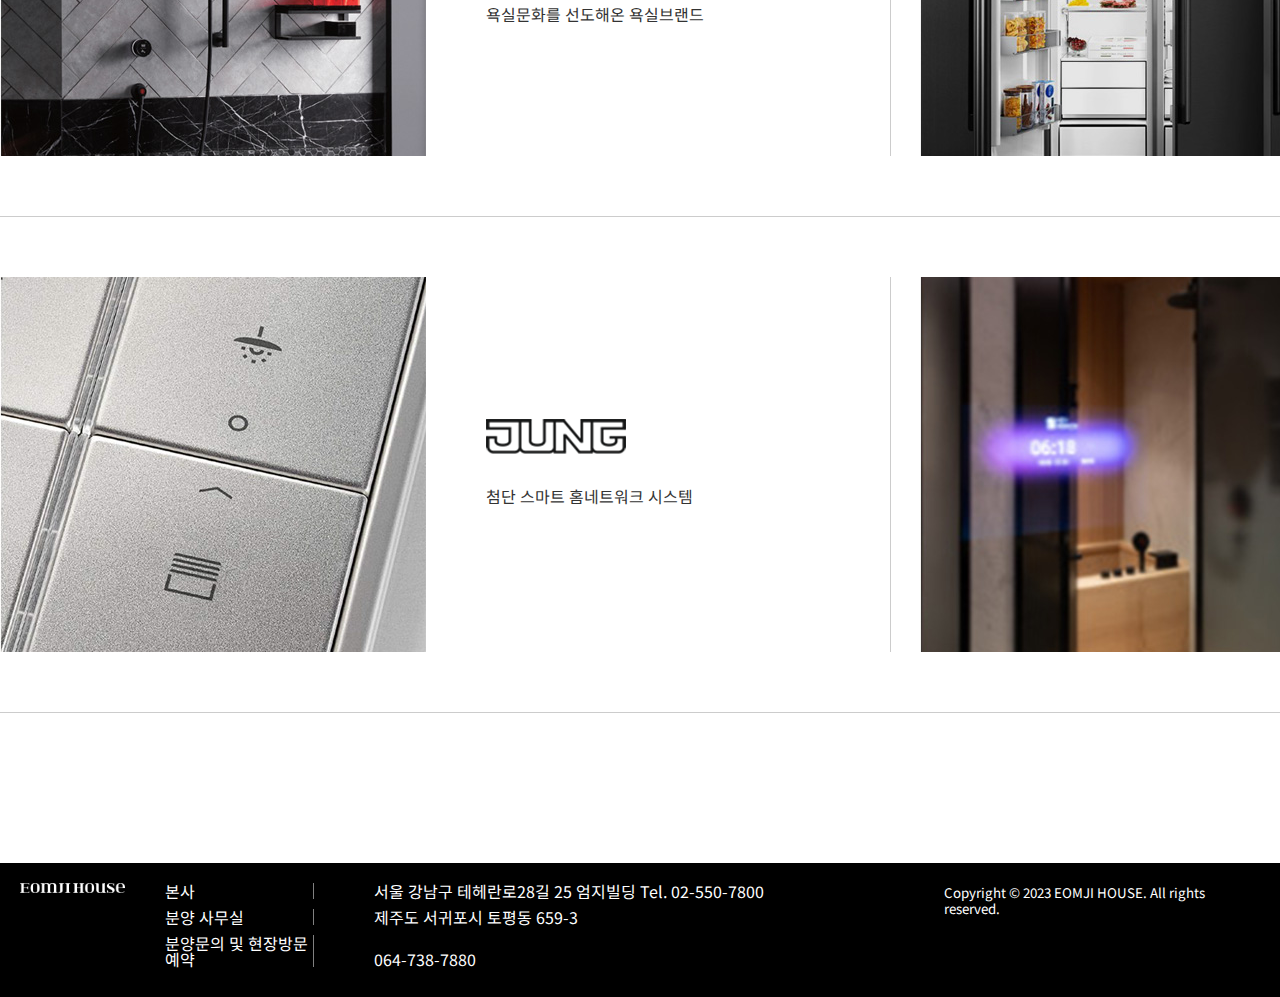
<file: design3.html>
<!DOCTYPE html>
<html lang="en">
<head>
    <meta charset="UTF-8">
    <meta name="viewport" content="width=device-width, initial-scale=1.0">
    <title>빌라드아르떼</title>
    <link rel="stylesheet" href="css/reset.css">
    <link rel="stylesheet" href="css/common.css">
    <link rel="stylesheet" href="css/ham.css">
    <link rel="stylesheet" href="css/header.css">
    <link rel="stylesheet" href="css/style_d2.css">
    <link rel="stylesheet" href="css/footer.css">

    <!-- 구글폰트 -->
    <link rel="preconnect" href="https://fonts.googleapis.com">
    <link rel="preconnect" href="https://fonts.gstatic.com" crossorigin>
    <link href="https://fonts.googleapis.com/css2?family=Noto+Sans+KR:wght@100..900&display=swap" rel="stylesheet">
</head>
<body>
    <header>
        <nav>
            <h1><a href="index.html"><span class="blind">빌라드아르떼</span></a></h1>
            <ul class="gnb">
                <li>
                    <a href="intro.html">VILLA DE ARTE</a>
                    <ul class="sub">
                        <li><a href="intro.html">VILLA DE ARTE</a></li>
                    </ul>
                </li>
                <li>
                    <a href="design1.html">디자인</a>
                    <ul class="sub">
                        <li><a href="design1.html">단지안내</a></li>
                        <li><a href="design2.html">타입안내</a></li>
                        <li><a href="design3.html">브랜드안내</a></li>
                    </ul>
                </li>
                <li>
                    <a href="service1.html">서비스</a>
                    <ul class="sub">
                        <li><a href="service1.html">프리미엄 커뮤니티</a></li>
                        <li><a href="service2.html">프라이빗 서비스</a></li>
                    </ul>
                </li>
                <li>
                    <a href="customer.html">고객센터</a>
                    <ul class="sub">
                        <li><a href="customer.html">분양상담 전화 및 위치안내</a></li>
                    </ul>
                </li>
            </ul>
            <a href="" class="ham">메뉴보기</a>
        </nav>
    </header>
    <main>
        <section id="design3">
            <h2>Brand Story</h2>
            <p class="tac">For Your Better Life</p>
            <section id="total">
                <section id="top">
                    <div class="fs f"> 
                        <div class="image">
                            <a href=""><img src="img/design3_1.png" alt="엄지 하우스 사진"></a>
                        </div>
                        <div class="wrap">
                            <h3><span class="blind">poliform</span></h3>
                            <p class="p1">이탈리아의 대표 고급 주방 및 시스템 가구 브랜드 POLIFORM</p>
                            <p class="p2">100% 이탈리아 생산을 통해 고급소재를 고집하고, 살아있는 디테일, 현대적 미학의<br>
                                아름다움을 보여주며, 시대를 초월하는 고급스러움으로 전 세계적으로<br>
                                사랑받는 브랜드입니다.</p>
                        </div>
                    </div>
                    <div class="fs s">
                        <div class="wrap">
                            <h3><span class="blind">arclinea</span></h3>
                            <p class="p1">이탈리아의 명품 주방가구 Arclinea</p>
                            <p class="p2">세계 3대 가구 디자이너 안토니오 치테리오의 철학이 담긴 이탈리아<br>
                                명품 주방가구입니다. 무게감이 있는 디자인으로 고급스러움의<br>
                                정점에 서 있는 세계적인 브랜드입니다.</p>
                        </div> 
                        <div class="image">
                            <a href=""><img src="img/design3_2.png" alt="엄지 하우스 사진"></a>
                        </div>
                    </div>
                </section>
                <section id="bottom">
                    <ul class="flex">
                        <li>
                            <img src="img/design3_3.png" alt="gessi">
                            <div class="text">
                                <h4><span class="blind">gessi</span></h4>
                                <p>기술적인 수공예의 철학을 바탕으로 한<br>
                                    감각과 혁신적인 디자인의<br>
                                    이탈리아 프리미엄 수전브랜드</p>
                            </div>
                        </li>
                        <li>
                            <img src="img/design3_5.png" alt="miele">
                            <div class="text">
                                <h4><span class="blind">miele</span></h4>
                                <p>오랜 역사 속에 녹아든 노하우와<br>
                                    기술력으로 시대를 초월하는<br>
                                    독일 프리미엄 가전</p>
                            </div>
                        </li>
                    </ul>
                    <ul class="flex">    
                        <li>
                            <img src="img/design3_7.png" alt="kohler">
                            <div class="text">
                                <h4><span class="blind">kohler</span></h4>
                                <p>현대적 감각으로 150년 동안 세계의<br>
                                    욕실문화를 선도해온 욕실브랜드</p>
                            </div>
                        </li>
                        <li>
                            <img src="img/design3_9.png" alt="dacor">
                            <div class="text">
                                <h4><span class="blind">dacor</span></h4>
                                <p>첨단 기술이 담긴 장인의 작품이라는<br>
                                    철학이 담긴 간결하고 기능적인 주방을<br> 
                                    선보이는 프리미엄 가전 </p>
                            </div>
                        </li>
                    </ul> 
                    <ul class="flex">  
                        <li>
                            <img src="img/design3_11.png" alt="jung">
                            <div class="text">
                                <h4><span class="blind">jung</span></h4>
                                <p>첨단 스마트 홈네트워크 시스템</p>
                            </div>
                        </li>
                        <li>
                            <img src="img/design3_13.png" alt="smart mirror">
                            <div class="text">
                                <h4><span class="blind">smart mirror</span></h4>
                                <p>스마트미러 미래의 라이프스타일<br>
                                    금주의 온도와 날씨, 실시간 대기정보를<br>
                                    한눈에 확인하고, 유튜브와 실시간 뉴스 등<br>
                                    컨텐츠를 이용할 수 있습니다.</p>
                            </div>
                        </li>
                    </ul> 
                </section>
            </section>
        </section>
    </main>
    <footer>
        <div class="wrap">
            <p class="footerlogo"><span class="blind">EOMJI HOUSE</span></p>
            <address>
                <p>본사</p><span class="inline-block">서울 강남구 테헤란로28길 25 엄지빌딩  Tel. 02-550-7800</span><br>
                <p>분양 사무실</p><span class="inline-block">제주도 서귀포시 토평동 659-3</span><br>
                <p>분양문의 및 현장방문 예약</p><span class="inline-block">064-738-7880</span>
            </address>
            <p><small>Copyright © 2023 EOMJI HOUSE. All rights reserved.</small></p>  
        </div>    
    </footer>
</body>
</html>
</file>
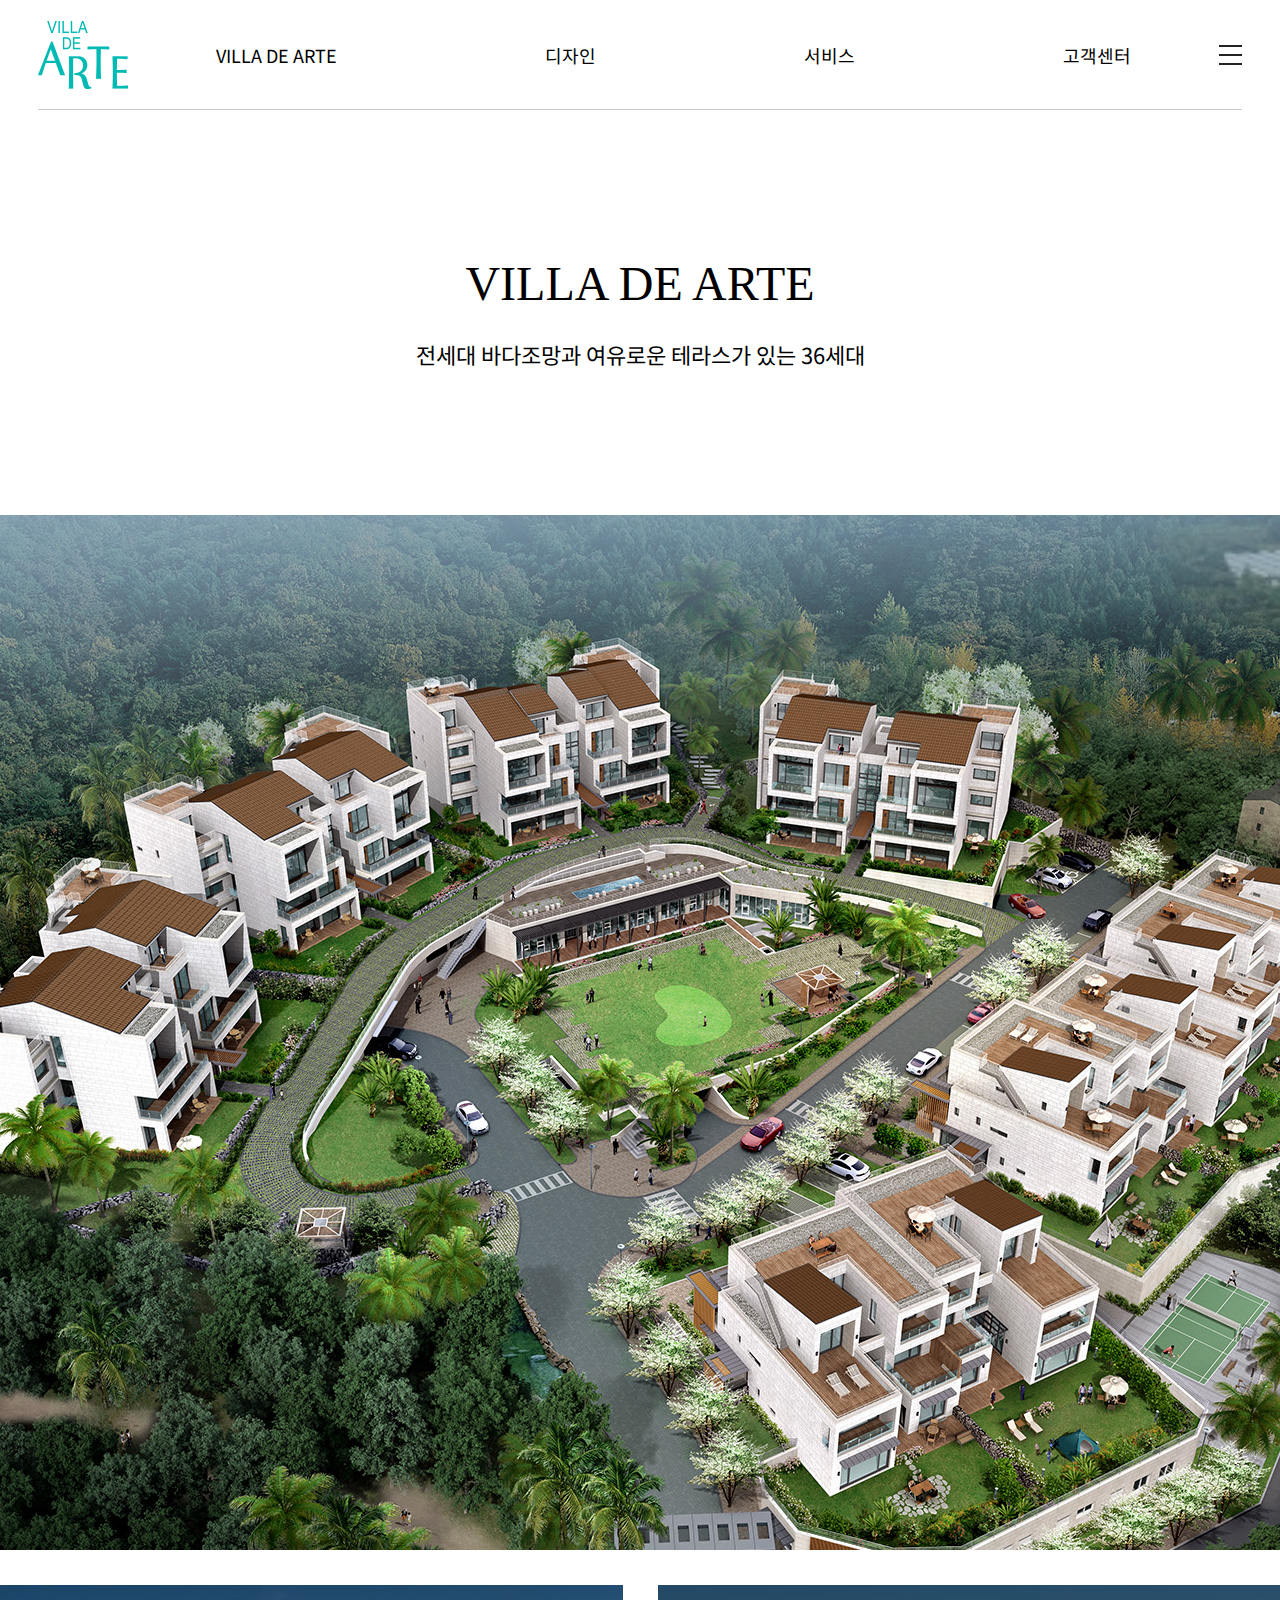
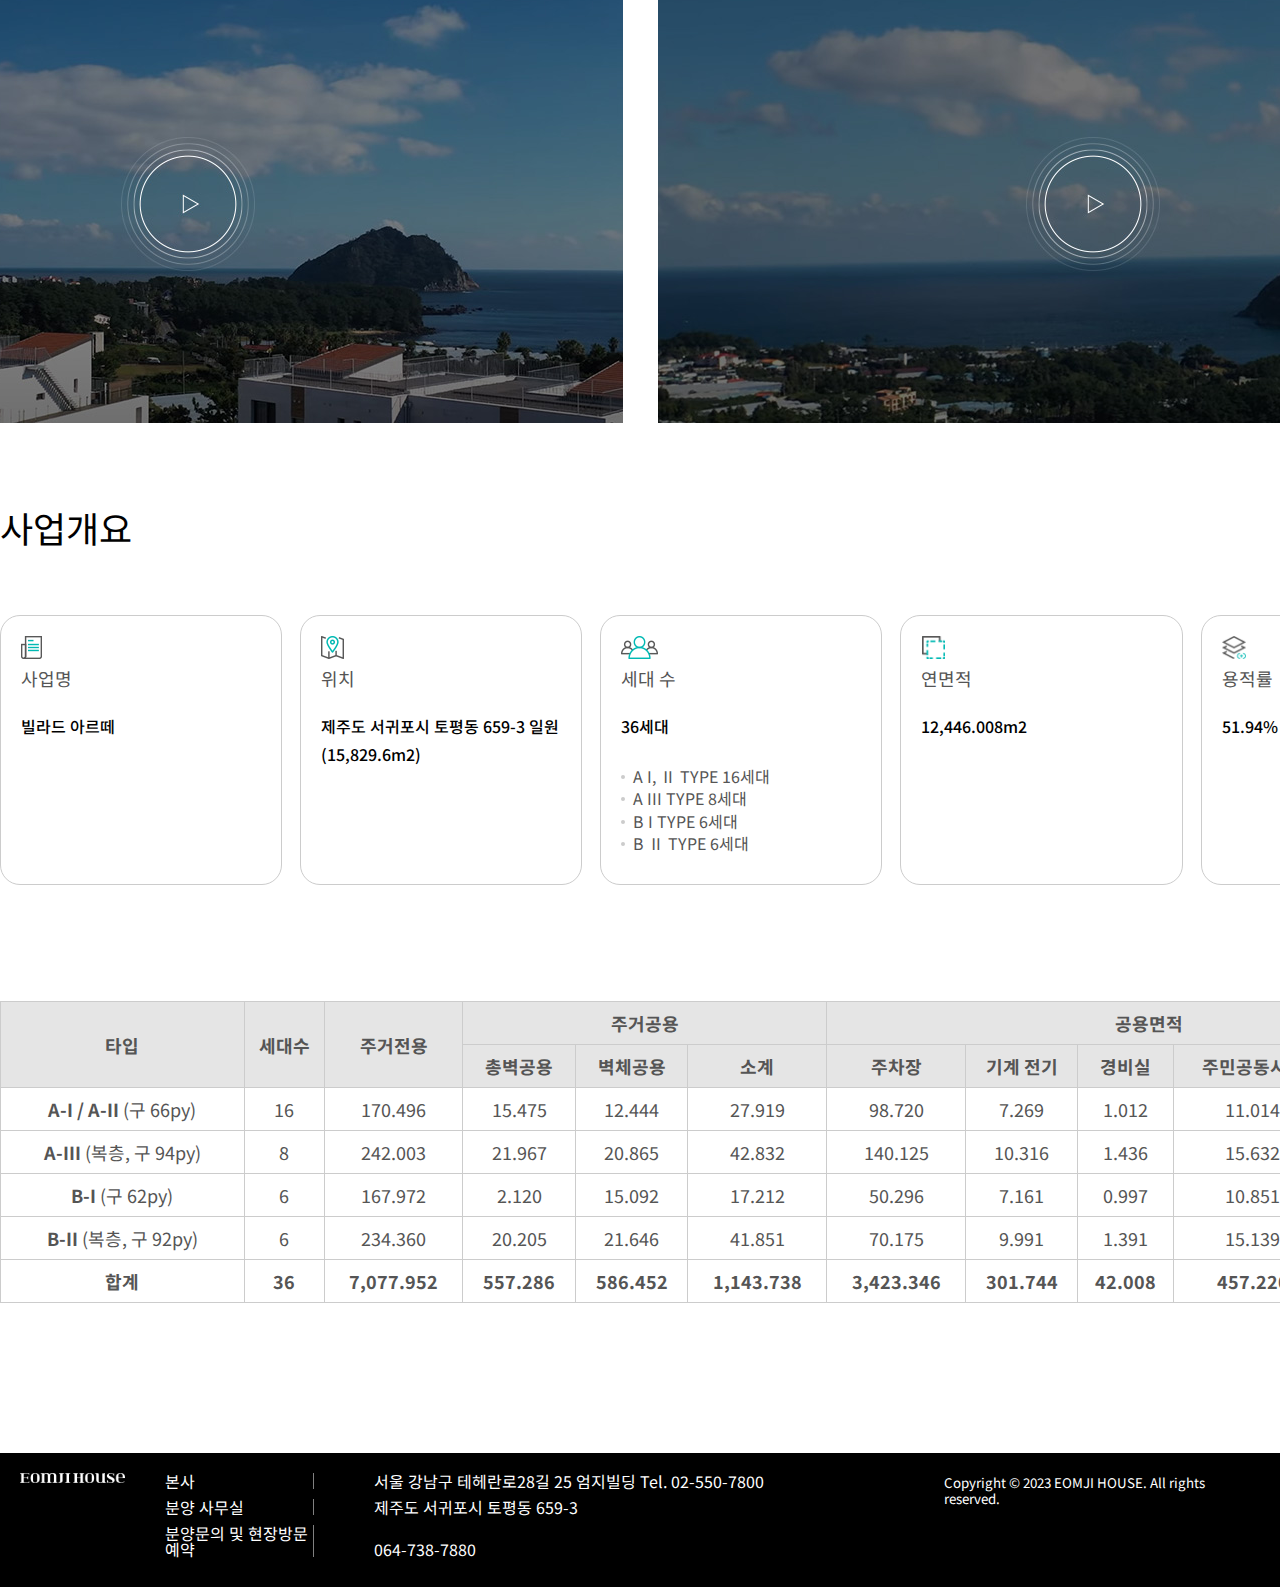
<file: intro.html>
<!DOCTYPE html>
<html lang="en">
<head>
    <meta charset="UTF-8">
    <meta name="viewport" content="width=device-width, initial-scale=1.0">
    <title>빌라드아르떼</title>
    <link rel="stylesheet" href="css/reset.css">
    <link rel="stylesheet" href="css/common.css">
    <link rel="stylesheet" href="css/ham.css">
    <link rel="stylesheet" href="css/header.css">
    <link rel="stylesheet" href="css/style.css">
    <link rel="stylesheet" href="css/footer.css">

    <!-- 구글폰트 -->
    <link rel="preconnect" href="https://fonts.googleapis.com">
    <link rel="preconnect" href="https://fonts.gstatic.com" crossorigin>
    <link href="https://fonts.googleapis.com/css2?family=Noto+Sans+KR:wght@100..900&display=swap" rel="stylesheet">
</head>
<body>
    <header>
        <nav>
            <h1><a href="index.html"><span class="blind">빌라드아르떼</span></a></h1>
            <ul class="gnb">
                <li>
                    <a href="intro.html">VILLA DE ARTE</a>
                    <ul class="sub">
                        <li><a href="intro.html">VILLA DE ARTE</a></li>
                    </ul>
                </li>
                <li>
                    <a href="design1.html">디자인</a>
                    <ul class="sub">
                        <li><a href="design1.html">단지안내</a></li>
                        <li><a href="design2.html">타입안내</a></li>
                        <li><a href="design3.html">브랜드안내</a></li>
                    </ul>
                </li>
                <li>
                    <a href="service1.html">서비스</a>
                    <ul class="sub">
                        <li><a href="service1.html">프리미엄 커뮤니티</a></li>
                        <li><a href="service2.html">프라이빗 서비스</a></li>
                    </ul>
                </li>
                <li>
                    <a href="customer.html">고객센터</a>
                    <ul class="sub">
                        <li><a href="customer.html">분양상담 전화 및 위치안내</a></li>
                    </ul>
                </li>
            </ul>
            <a href="" class="ham">메뉴보기</a>
        </nav>
    </header>
    <main>
        <section id="intro">
            <h2>VILLA DE ARTE</h2>
            <p>전세대 바다조망과 여유로운 테라스가 있는 36세대</p>
            <div id="img">
                <img src="img/intro_1.jpg" alt="빌라드 아르떼 전체 사진">
                <div class="video">
                    <a href=""><img src="img/intro_2.jpg" alt="동영상 1"></a>
                    <a href=""><img src="img/intro_3.jpg" alt="동영상 2"></a>
                </div>
            </div>
            <section id="outline">
                <h3>사업개요</h3>
                <ul class="total">
                    <li>
                        <h4>사업명</h4>
                        <p>빌라드 아르떼</p>
                    </li>
                    <li>
                        <h4>위치</h4>
                        <p>제주도 서귀포시 토평동 659-3 일원 (15,829.6m2)</p>
                    </li>
                    <li>
                        <h4>세대 수</h4>
                        <p>36세대</p>
                        <ul class="small">
                            <li>A I, Ⅱ TYPE 16세대</li>
                            <li>A III TYPE 8세대</li>
                            <li>B I TYPE 6세대</li>
                            <li>B Ⅱ TYPE 6세대</li>
                        </ul>
                    </li>
                    <li>
                        <h4>연면적</h4>
                        <p>12,446.008m2</p>
                    </li>
                    <li>
                        <h4>용적률</h4>
                        <p>51.94%</p>
                    </li>
                    <li>
                        <h4>주차대수</h4>
                        <p>97대 (세대당 2.75대)</p>
                    </li>
                </ul>
                <div class="form">
                    <form action="/action_page.php" method="post">
                        <table>
                            <caption>* 상기 개요 및 수치는 인허가상의 사유로 변경될 수 있습니다. (단위:m2)</caption>
                            <colgroup>
                                <col>
                                <col>
                                <col>
                                <col>
                                <col>
                                <col>
                                <col>
                                <col>
                                <col>
                                <col>
                                <col>
                                <col>
                                <col>
                                <col>
                            </colgroup>
                            <thead>
                                <tr>
                                    <th rowspan="2">타입</th>
                                    <th rowspan="2">세대수</th>
                                    <th rowspan="2">주거전용</th>
                                    <th colspan="3">주거공용</th>
                                    <th colspan="5">공용면적</th>
                                    <th rowspan="2">계약면적</th>
                                    <th rowspan="2">대지지분</th>
                                </tr>
                                <tr>
                                    <th>총벽공용</th>
                                    <th>벽체공용</th>
                                    <th>소계</th>
                                    <th>주차장</th>
                                    <th>기계 전기</th>
                                    <th>경비실</th>
                                    <th>주민공동시설</th>
                                    <th>소계</th>
                                </tr>
                            </thead>
                            <tbody>
                                <tr>
                                    <td><strong>A-I / A-II</strong> (구 66py)</td>
                                    <td>16</td>
                                    <td>170.496</td>
                                    <td>15.475</td>
                                    <td>12.444</td>
                                    <td>27.919</td>
                                    <td>98.720</td>
                                    <td>7.269</td>
                                    <td>1.012</td>
                                    <td>11.014</td>
                                    <td>118.015</td>
                                    <td>316.430</td>
                                    <td>381.309</td>
                                </tr>
                                <tr>
                                    <td><strong>A-III</strong> (복층, 구 94py)</td>
                                    <td>8</td>
                                    <td>242.003</td>
                                    <td>21.967</td>
                                    <td>20.865</td>
                                    <td>42.832</td>
                                    <td>140.125</td>
                                    <td>10.316</td>
                                    <td>1.436</td>
                                    <td>15.632</td>
                                    <td>167.509</td>
                                    <td>452.344</td>
                                    <td>541.232</td>
                                </tr>
                                <tr>
                                    <td><strong>B-I</strong> (구 62py)</td>
                                    <td>6</td>
                                    <td>167.972</td>
                                    <td>2.120</td>
                                    <td>15.092</td>
                                    <td>17.212</td>
                                    <td>50.296</td>
                                    <td>7.161</td>
                                    <td>0.997</td>
                                    <td>10.851</td>
                                    <td>69.305</td>
                                    <td>254.489</td>
                                    <td>375.663</td>
                                </tr>
                                <tr>
                                    <td><strong>B-II</strong> (복층, 구 92py)</td>
                                    <td>6</td>
                                    <td>234.360</td>
                                    <td>20.205</td>
                                    <td>21.646</td>
                                    <td>41.851</td>
                                    <td>70.175</td>
                                    <td>9.991</td>
                                    <td>1.391</td>
                                    <td>15.139</td>
                                    <td>96.696</td>
                                    <td>372.907</td>
                                    <td>524.137</td>
                                </tr>
                                <tr class="first">
                                    <td>합계</td>
                                    <td>36</td>
                                    <td>7,077.952</td>
                                    <td>557.286</td>
                                    <td>586.452</td>
                                    <td>1,143.738</td>
                                    <td>3,423.346</td>
                                    <td>301.744</td>
                                    <td>42.008</td>
                                    <td>457.220</td>
                                    <td>4,224.318</td>
                                    <td>12,446.008</td>
                                    <td>15,829.600</td>
                                </tr>
                            </tbody>
                        </table>
                    </form>
                </sdiv>
            </section>
        </section>
    </main>
    <footer>
        <div class="wrap">
            <p class="footerlogo"><span class="blind">EOMJI HOUSE</span></p>
            <address>
                <p>본사</p><span class="inline-block">서울 강남구 테헤란로28길 25 엄지빌딩  Tel. 02-550-7800</span><br>
                <p>분양 사무실</p><span class="inline-block">제주도 서귀포시 토평동 659-3</span><br>
                <p>분양문의 및 현장방문 예약</p><span class="inline-block">064-738-7880</span>
            </address>
            <p><small>Copyright © 2023 EOMJI HOUSE. All rights reserved.</small></p>  
        </div>    
    </footer>
</body>
</html>
</file>
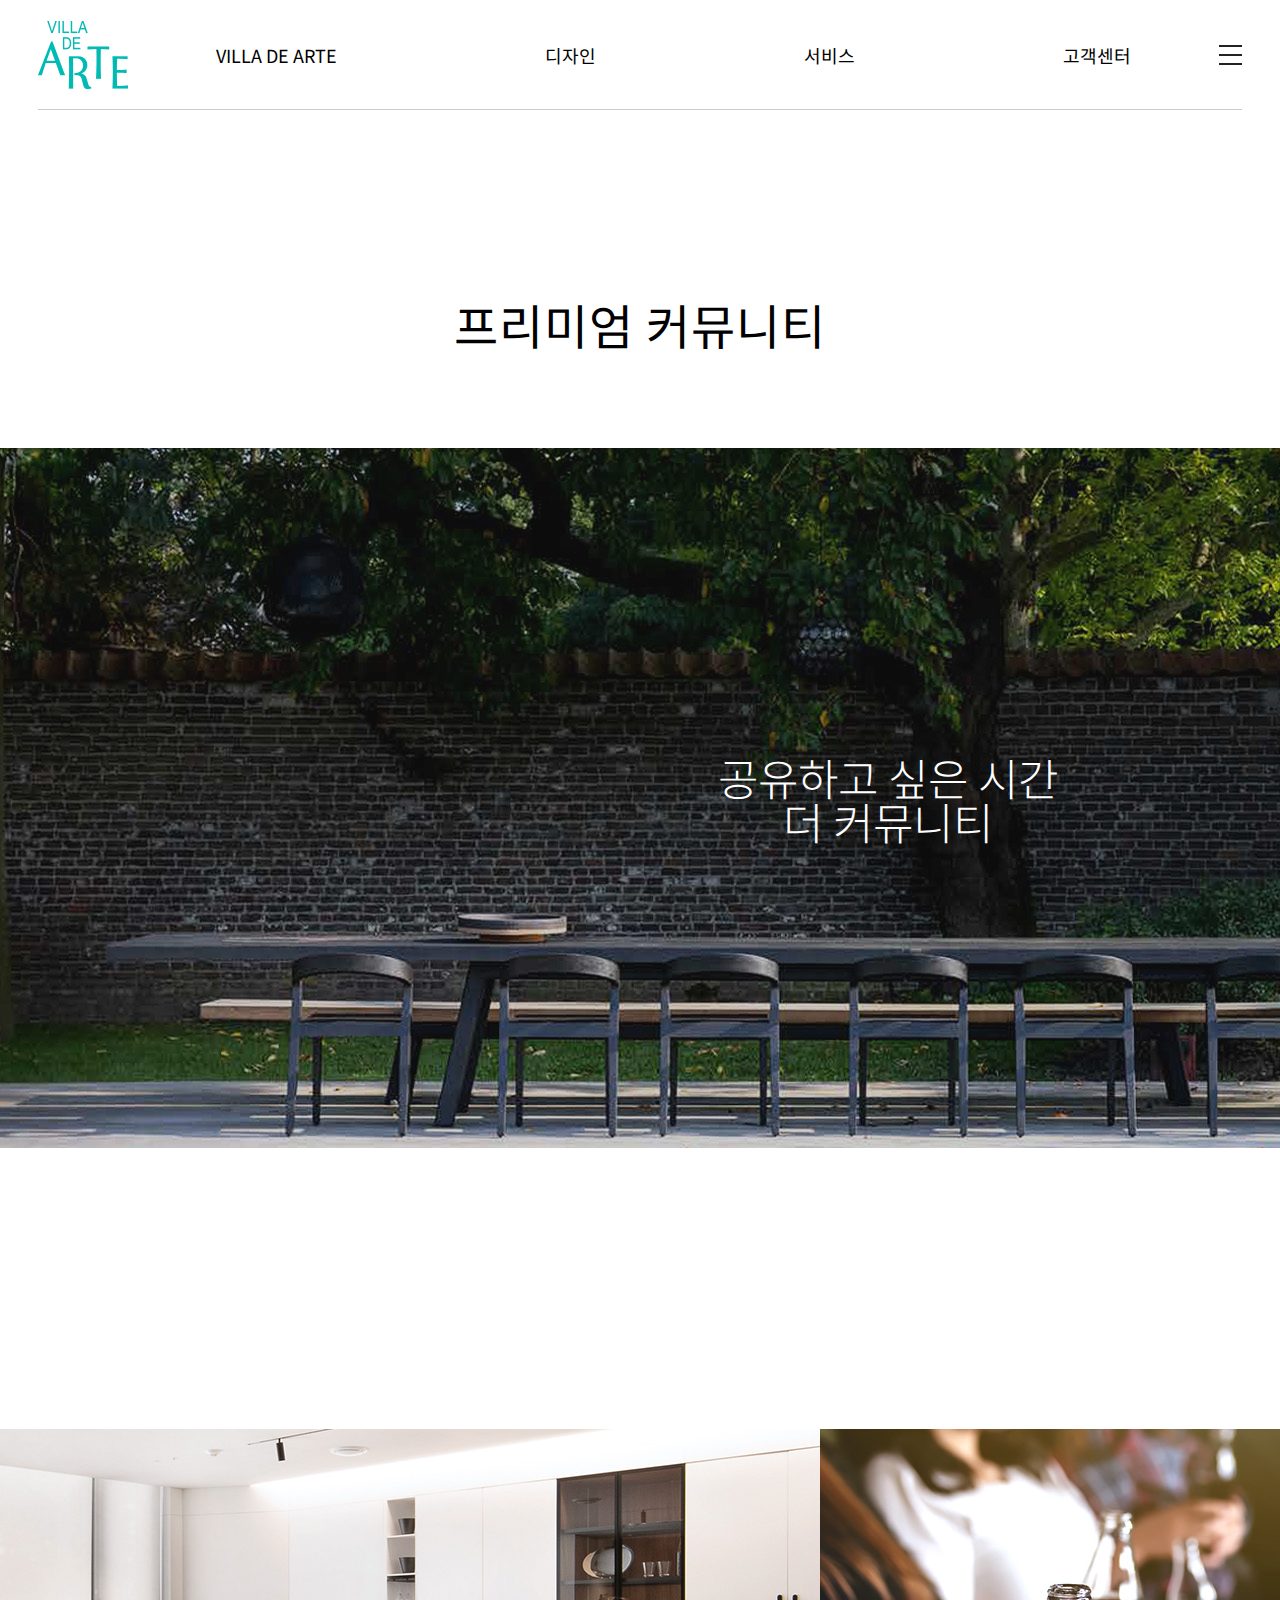
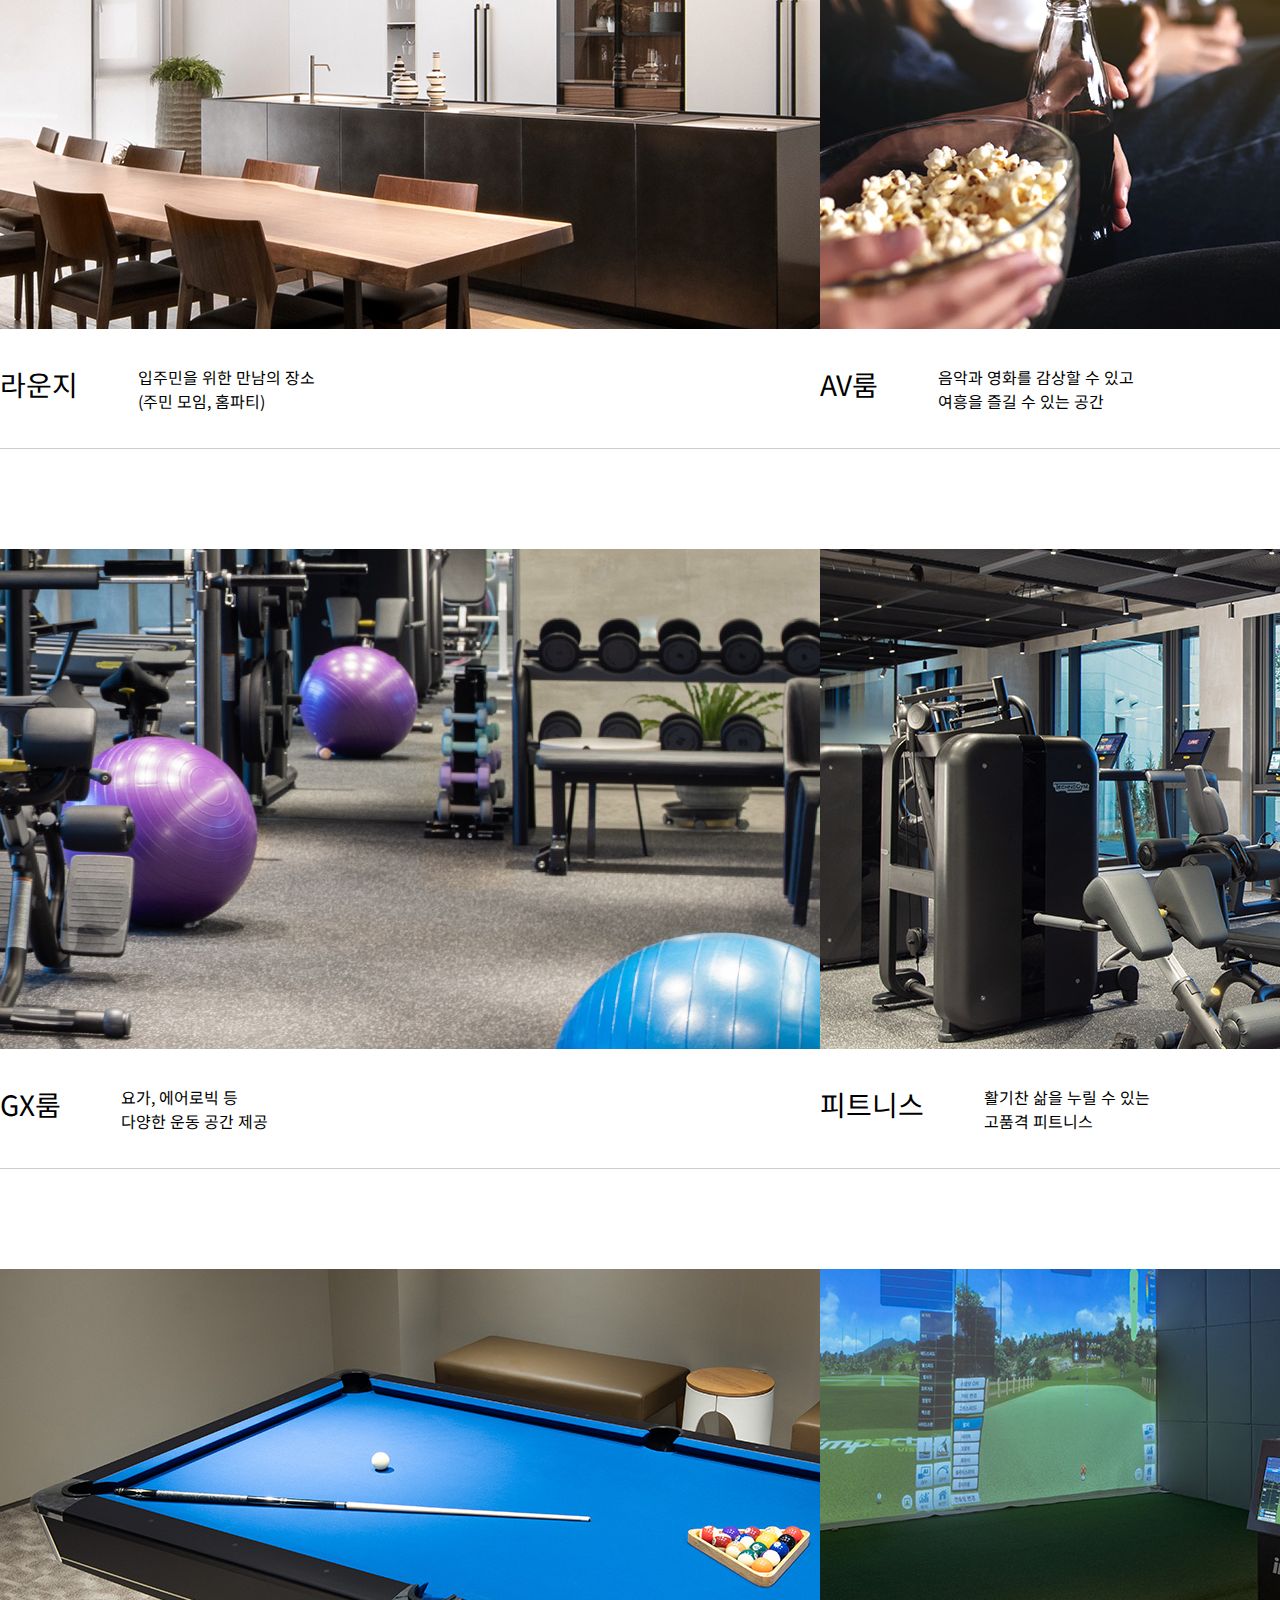
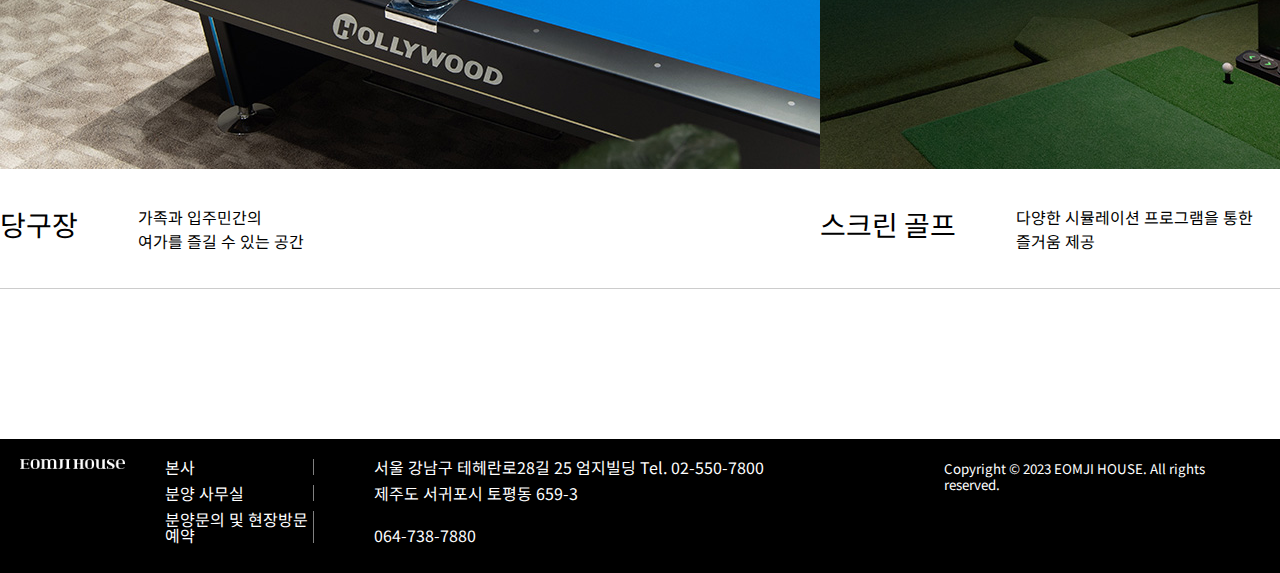
<file: service1.html>
<!DOCTYPE html>
<html lang="en">
<head>
    <meta charset="UTF-8">
    <meta name="viewport" content="width=device-width, initial-scale=1.0">
    <title>빌라드아르떼</title>
    <link rel="stylesheet" href="css/reset.css">
    <link rel="stylesheet" href="css/common.css">
    <link rel="stylesheet" href="css/ham.css">
    <link rel="stylesheet" href="css/header.css">
    <link rel="stylesheet" href="css/style_s.css">
    <link rel="stylesheet" href="css/footer.css">

    <!-- 구글폰트 -->
    <link rel="preconnect" href="https://fonts.googleapis.com">
    <link rel="preconnect" href="https://fonts.gstatic.com" crossorigin>
    <link href="https://fonts.googleapis.com/css2?family=Noto+Sans+KR:wght@100..900&display=swap" rel="stylesheet">
</head>
<body>
    <header>
        <nav>
            <h1><a href="index.html"><span class="blind">빌라드아르떼</span></a></h1>
            <ul class="gnb">
                <li>
                    <a href="intro.html">VILLA DE ARTE</a>
                    <ul class="sub">
                        <li><a href="intro.html">VILLA DE ARTE</a></li>
                    </ul>
                </li>
                <li>
                    <a href="design1.html">디자인</a>
                    <ul class="sub">
                        <li><a href="design1.html">단지안내</a></li>
                        <li><a href="design2.html">타입안내</a></li>
                        <li><a href="design3.html">브랜드안내</a></li>
                    </ul>
                </li>
                <li>
                    <a href="service1.html">서비스</a>
                    <ul class="sub">
                        <li><a href="service1.html">프리미엄 커뮤니티</a></li>
                        <li><a href="service2.html">프라이빗 서비스</a></li>
                    </ul>
                </li>
                <li>
                    <a href="customer.html">고객센터</a>
                    <ul class="sub">
                        <li><a href="customer.html">분양상담 전화 및 위치안내</a></li>
                    </ul>
                </li>
            </ul>
            <a href="" class="ham">메뉴보기</a>
        </nav>
    </header>
    <main>
        <section id="service1">
            <h2>프리미엄 커뮤니티</h2>
            <div id="img">
                <img src="img/service1_1.jpg" alt="커뮤니티 공간">
                <h3>공유하고 싶은 시간<br>더 커뮤니티</h3>
            </div>
            <section id="total">
                <ul>
                    <li>
                        <img src="img/service1_2.jpg" alt="라운지">
                        <div class="text">
                            <h4>라운지</h4>
                            <p>입주민을 위한 만남의 장소<br>(주민 모임, 홈파티)</p>
                        </div>
                    </li>
                    <li>
                        <img src="img/service1_3.jpg" alt="AV룸">
                        <div class="text">
                            <h4>AV룸</h4>
                            <p>음악과 영화를 감상할 수 있고<br>여흥을 즐길 수 있는 공간 </p>
                        </div>
                    </li>
                </ul>
                <ul>    
                    <li>
                        <img src="img/service1_4.jpg" alt="GX룸">
                        <div class="text">
                            <h4>GX룸</h4>
                            <p>요가, 에어로빅 등<br>다양한 운동 공간 제공</p>
                        </div>
                    </li>
                    <li>
                        <img src="img/service1_5.jpg" alt="피트니스">
                        <div class="text">
                            <h4>피트니스</h4>
                            <p>활기찬 삶을 누릴 수 있는<br>고품격 피트니스</p>
                        </div>
                    </li>
                </ul> 
                <ul>  
                    <li>
                        <img src="img/service1_6.jpg" alt="당구장">
                        <div class="text">
                            <h4>당구장</h4>
                            <p>가족과 입주민간의<br>여가를 즐길 수 있는 공간</p>
                        </div>
                    </li>
                    <li>
                        <img src="img/service1_7.jpg" alt="스크린 골프">
                        <div class="text">
                            <h4>스크린 골프</h4>
                            <p>다양한 시뮬레이션 프로그램을 통한<br>즐거움 제공</p>
                        </div>
                    </li>
                </ul> 
            </section>
        </section>
    </main>
    <footer>
        <div class="wrap">
            <p class="footerlogo"><span class="blind">EOMJI HOUSE</span></p>
            <address>
                <p>본사</p><span class="inline-block">서울 강남구 테헤란로28길 25 엄지빌딩  Tel. 02-550-7800</span><br>
                <p>분양 사무실</p><span class="inline-block">제주도 서귀포시 토평동 659-3</span><br>
                <p>분양문의 및 현장방문 예약</p><span class="inline-block">064-738-7880</span>
            </address>
            <p><small>Copyright © 2023 EOMJI HOUSE. All rights reserved.</small></p>  
        </div>    
    </footer>
</body>
</html>
</file>
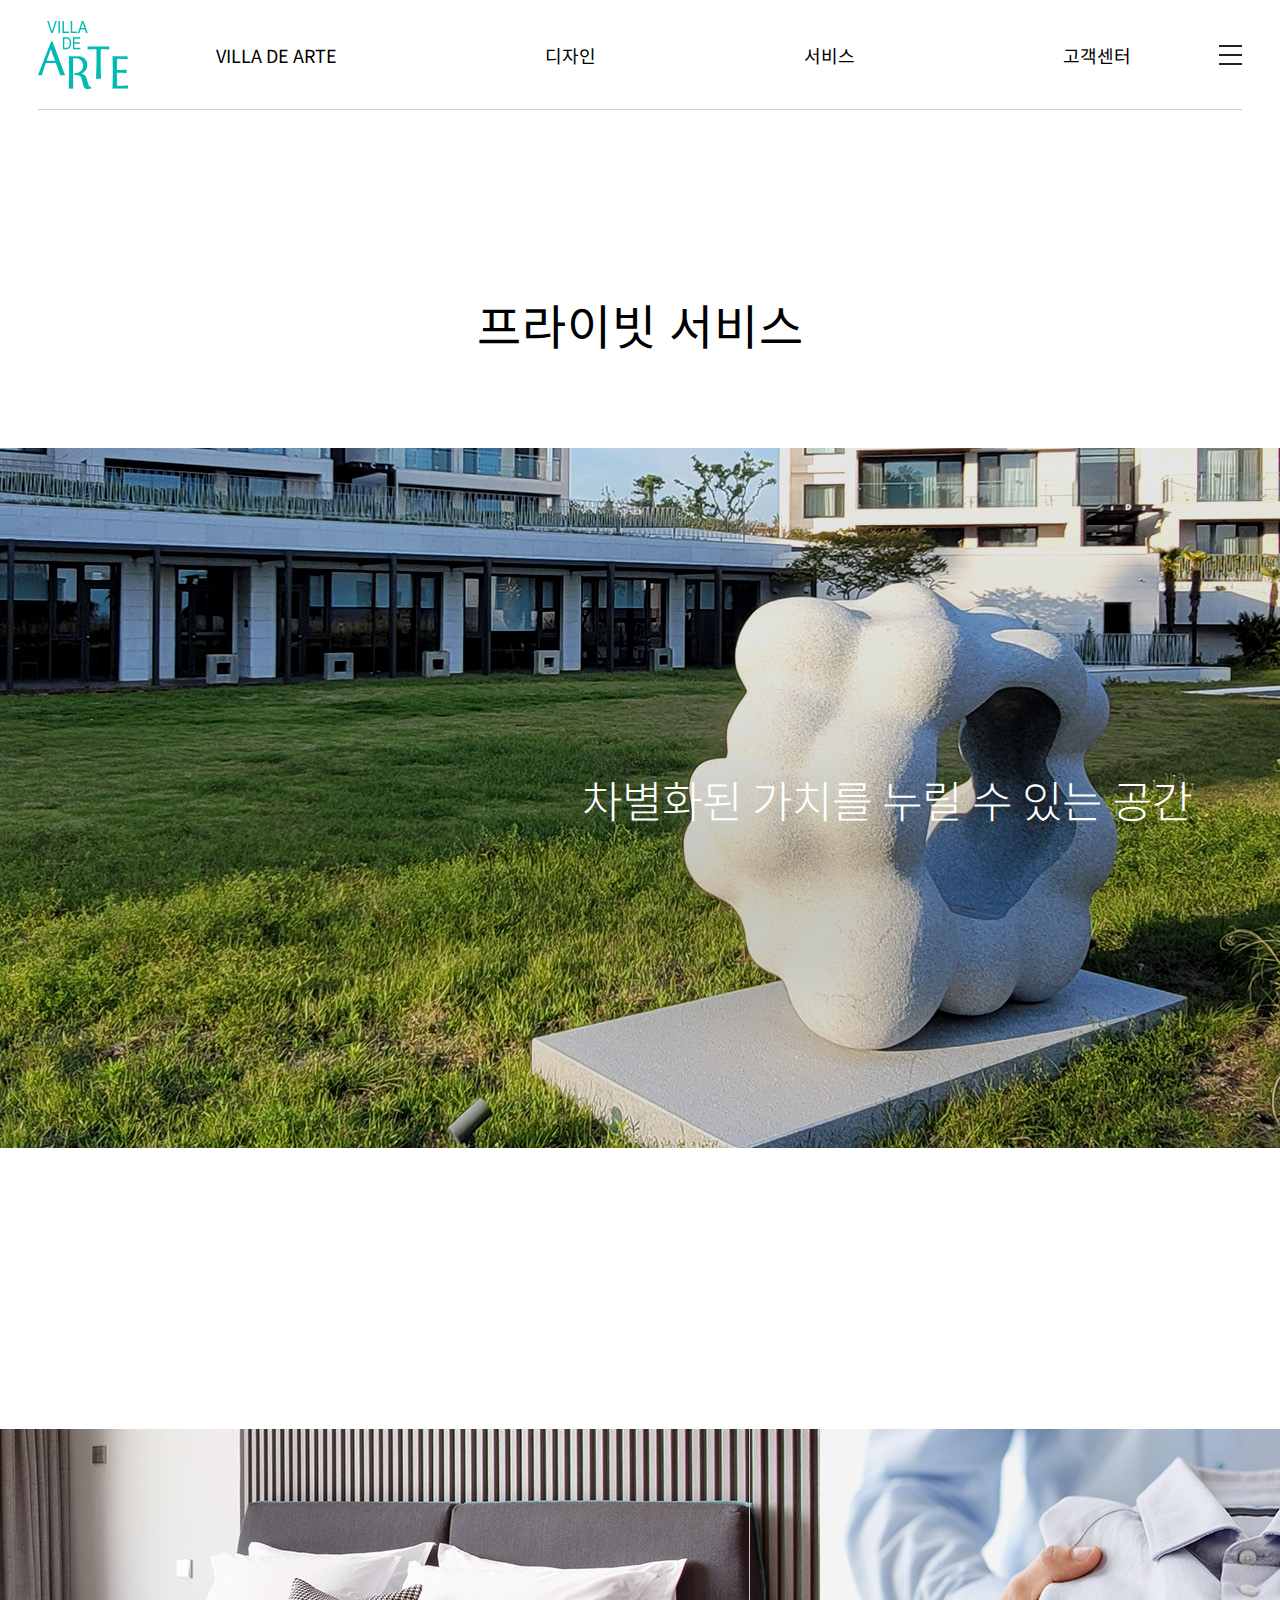
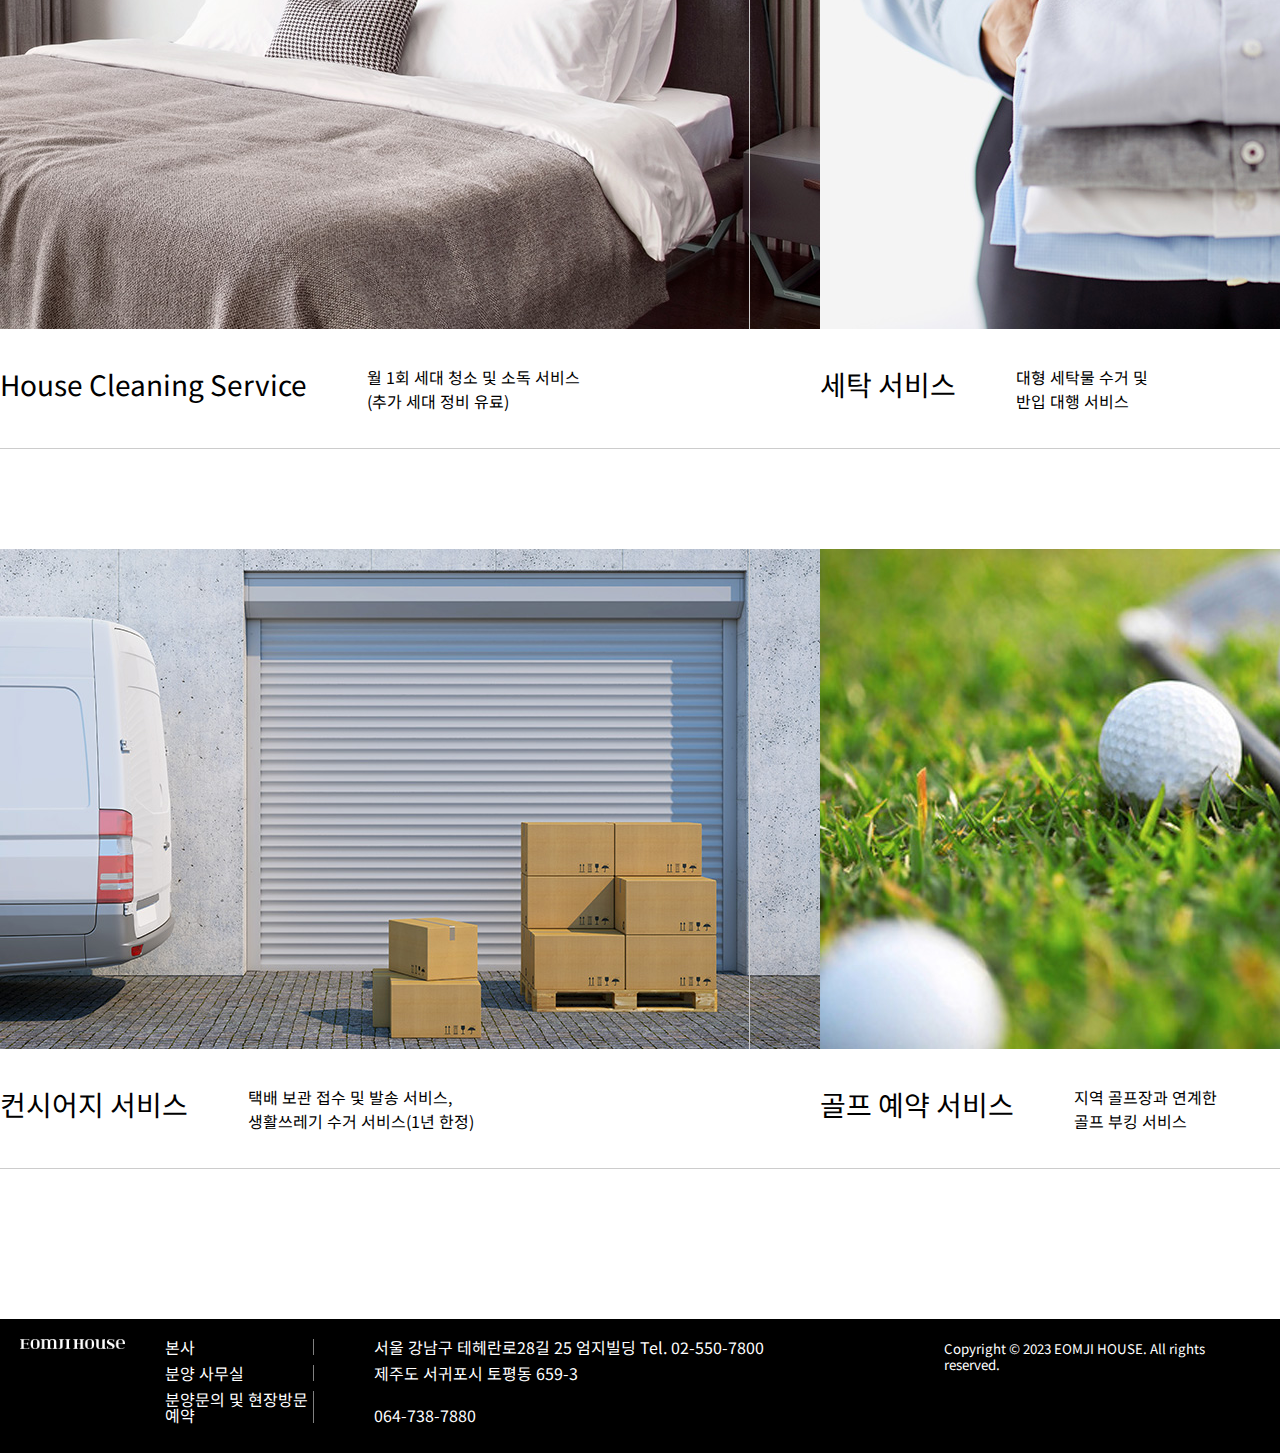
<file: service2.html>
<!DOCTYPE html>
<html lang="en">
<head>
    <meta charset="UTF-8">
    <meta name="viewport" content="width=device-width, initial-scale=1.0">
    <title>빌라드아르떼</title>
    <link rel="stylesheet" href="css/reset.css">
    <link rel="stylesheet" href="css/common.css">
    <link rel="stylesheet" href="css/ham.css">
    <link rel="stylesheet" href="css/header.css">
    <link rel="stylesheet" href="css/style_s1.css">
    <link rel="stylesheet" href="css/footer.css">

    <!-- 구글폰트 -->
    <link rel="preconnect" href="https://fonts.googleapis.com">
    <link rel="preconnect" href="https://fonts.gstatic.com" crossorigin>
    <link href="https://fonts.googleapis.com/css2?family=Noto+Sans+KR:wght@100..900&display=swap" rel="stylesheet">
</head>
<body>
    <header>
        <nav>
            <h1><a href="index.html"><span class="blind">빌라드아르떼</span></a></h1>
            <ul class="gnb">
                <li>
                    <a href="intro.html">VILLA DE ARTE</a>
                    <ul class="sub">
                        <li><a href="intro.html">VILLA DE ARTE</a></li>
                    </ul>
                </li>
                <li>
                    <a href="design1.html">디자인</a>
                    <ul class="sub">
                        <li><a href="design1.html">단지안내</a></li>
                        <li><a href="design2.html">타입안내</a></li>
                        <li><a href="design3.html">브랜드안내</a></li>
                    </ul>
                </li>
                <li>
                    <a href="service1.html">서비스</a>
                    <ul class="sub">
                        <li><a href="service1.html">프리미엄 커뮤니티</a></li>
                        <li><a href="service2.html">프라이빗 서비스</a></li>
                    </ul>
                </li>
                <li>
                    <a href="customer.html">고객센터</a>
                    <ul class="sub">
                        <li><a href="customer.html">분양상담 전화 및 위치안내</a></li>
                    </ul>
                </li>
            </ul>
            <a href="" class="ham">메뉴보기</a>
        </nav>
    </header>
    <main>
        <section id="service2">
            <h2>프라이빗 서비스</h2>
            <div id="img">
                <img src="img/service2_1.jpg" alt="프라이빗 서비스">
                <h3>차별화된 가치를 누릴 수 있는 공간</h3>
            </div>
            <section id="total">
                <ul>
                    <li>
                        <img src="img/service2_2.jpg" alt="House Cleaning Service">
                        <div class="text">
                            <h4>House Cleaning Service</h4>
                            <p>월 1회 세대 청소 및 소독 서비스<br>(추가 세대 정비 유료)</p>
                        </div>
                    </li>
                    <li>
                        <img src="img/service2_3.jpg" alt="AV룸">
                        <div class="text">
                            <h4>세탁 서비스</h4>
                            <p>대형 세탁물 수거 및<br>반입 대행 서비스</p>
                        </div>
                    </li>
                </ul>
                <ul>    
                    <li>
                        <img src="img/service2_4.jpg" alt="GX룸">
                        <div class="text">
                            <h4>컨시어지 서비스</h4>
                            <p>택배 보관 접수 및 발송 서비스,<br>생활쓰레기 수거 서비스(1년 한정)</p>
                        </div>
                    </li>
                    <li>
                        <img src="img/service2_5.jpg" alt="피트니스">
                        <div class="text">
                            <h4>골프 예약 서비스</h4>
                            <p>지역 골프장과 연계한<br>골프 부킹 서비스</p>
                        </div>
                    </li>
                </ul>
            </section>
        </section>
    </main>
    <footer>
        <div class="wrap">
            <p class="footerlogo"><span class="blind">EOMJI HOUSE</span></p>
            <address>
                <p>본사</p><span class="inline-block">서울 강남구 테헤란로28길 25 엄지빌딩  Tel. 02-550-7800</span><br>
                <p>분양 사무실</p><span class="inline-block">제주도 서귀포시 토평동 659-3</span><br>
                <p>분양문의 및 현장방문 예약</p><span class="inline-block">064-738-7880</span>
            </address>
            <p><small>Copyright © 2023 EOMJI HOUSE. All rights reserved.</small></p>  
        </div>    
    </footer>
</body>
</html>
</file>
<file: css/common.css>
body{
    font-family: "Noto Sans KR","돋움",dotum,sans-serif;
    font-optical-sizing: auto;
    font-weight: 400;
    font-style: normal;
}
.flex{
    display: flex;
}
.block{
    display: block;
}
.tac{
    text-align: center;
}
.inline-block{
    display: inline-block;
    margin-left: 60px;
}
.hide{
    display: none;
}
.blind{
    border: 0;
    clip: rect(0 0 0 0);
    clip-path: inset(50%); 
    width: 1px;
    height: 1px;
    margin: -1px;
    overflow: hidden;
    padding: 0;
    position: absolute;
    white-space: nowrap;
}
</file>
<file: css/header.css>
header {
  width: 100%;
  position: fixed;
  z-index: 1;
}
header nav {
  height: 110px;
  margin: 0 auto;
  display: flex;
  justify-content: space-between;
  margin: 0 3%;
  align-items: center;
  border-bottom: 1px solid white;
  box-sizing: border-box;
}
header nav h1 a {
  display: block;
  width: 90px;
  height: 70px;
  background : url(../img/vlogo_b.png) no-repeat center /contain;
  position: relative;
  z-index: 1;
}
header::after{
  content:"";
}
header nav > ul {
  display: flex;
  column-gap: 100px;
  font-size: 18px;
  justify-content: center;
  width: 100%;
  height: 100%;
}
header nav > ul::before{
  content: "";
  display: block;
  position: absolute;
  left: 0;
  top: 0;
  width: 100%;
  height: 110px;
  background-color: white;
  display: none;
}
header nav > ul:hover::before{
  display: block;
  height: 238px;
}
header nav > ul > li {
  z-index: 1;
}
header nav > ul > li > a {
  padding: 0px 54px;
  font-size: 18px;
  box-sizing: border-box;
  color: white;
  font-weight: 400;
  display: flex;
  height: 100%;
  position: relative;
  transition: 0.5s;
  align-items: center;
  justify-content: center;
  z-index: 1;
}
header nav > ul > li > a::after {
  content: ""; 
  width: 100%; 
  height: 2px; 
  background-color: #00bab3;
  position: absolute;
  left: 0;
  bottom:0;
  transition: 1s;
  transform: scaleX(0);
}
header nav > ul:hover > li > a{
  color: black;
}
header nav > ul > li > a:hover::after{
  transform: scaleX(1);
  border-bottom: 2px solid #00bab3;
}
header nav > ul.gnb > li > ul.sub { 
  display: flex;
  justify-content: center;
  padding-top: 20px;
  display: none;
  column-gap: 30px;
}
header nav > ul.gnb > li:hover > ul.sub{
  display: block;
}
header nav > ul.gnb > li > ul.sub > li {
  line-height: 2;
  text-align: center;
}
header nav > ul.gnb > li > ul.sub > li > a {
  font-size: 16px;
  font-weight: 500;
}
</file>
<file: css/ham.css>
.ham{
    font-size: 0;
    display: flex;
    width: 25px;
    height: 20px;
    border-top: 2px solid;
    border-bottom: 2px solid;
    box-sizing: border-box;
    align-items: center;
    align-self: center;
    display: none;
}
.ham::before{
    content:"";
    display: block;
    width: 100%;
    border-top: 2px solid;
    margin-top: 7px;
}
</file>
<file: css/main.css>
div#title{
  height: 100%;
  background: url(../img/vtitle2.jpg) no-repeat center;
  min-height: 700px;
}
div#title div {
  display: flex;
  justify-content: center;
  align-items: center;
  flex-direction: column;
  height: 100%;
}
div#title h2{
  width: 165px;
  height: 150px;
  background : url(../img/vlogo1.png) no-repeat center /contain
}
div#title p{
  font-size: 18px;
  color: white;
  letter-spacing: 1px;
  word-spacing: 3px;
}
header nav .ham{
  display: block;
  color: white;
}
/* 브랜드스토리 */
main{
  height: auto;
}
section#main1 {
  background-color: #f3f3f3;
  height: 100%;
  display: flex;
  justify-content: center;
  align-items: center;
  width: 100%;
  position: relative;
}
section#main1 .m1{
  display: flex;
  justify-content: center;
  align-items: center;
  height: 100vh;
  min-height: 800px;
  max-width: 1800px;
  padding-top: 130px;
  box-sizing: border-box;
}
section#main1 .m1 img {
  height: 670px;
  padding-right: 40px;
  border-right: 1px solid #ccc;
  width: 770px;
  position: absolute;
  left: 58px;
}
section#main1 div.m2 {
  position: absolute;
  right: 17%;
  padding-top: 60px;
}
section#main1 div.m2 h2 {
  font-size: 30px;
  line-height: 4;
}
section#main1 div.m2 h3 {
  font-size: 45px;
  margin-bottom: 50px;
  line-height: 45px;
}
section#main1 div.m2 p.p1{
  font-size: 22px;
  font-weight: 400;
  margin-bottom: 25px;
  line-height: 1.5;
}
section#main1 div.m2 p.p2 {
  font-size: 16px;
  margin-bottom: 30px;
  font-weight: 400;
  line-height: 25px;
}
section#main1 div.m2 p.p3 a::before{ 
  content:"";
  display: inline-block;
  width: 8px;
  height: 8px;
  border: 1px solid black;
  border-radius: 50%;
  margin-right: 5px;
  transition: 0.5s;
}
section#main1 div.m2 p.p3 a:hover::before{
  background-color: black;
}
section#main1 div.m2 p.p3 a{
  color: #7d7d7d;
}
/* 사진 */
section#main2 {
  display: flex;
  justify-content: space-between;
  height: 100%;
}
section#main2 div img{
  width: 100%;
  height: 100%;
}
/* 사진2 */
#main3{
  width: 100%;
  height: 100%;
}
#main3 ul{
  height: 100%;
  display: flex;
  justify-content: space-around;
}
#main3 ul li{
  width: calc(100% / 3);
  height: 100%;
}
#main3 ul li:nth-child(1){
  background-image: url(../img/vmain3_1.jpg);
}
#main3 ul li:nth-child(2){
  background-image: url(../img/vmain3_2.jpg);
}
#main3 ul li:nth-child(3){
  background-image: url(../img/vmain3_3.jpg);
}
#main3 ul li a{
  transition: 1s;
  width: 100%;
  height: 100%;
  display: block;
}
#main3 ul li a:hover{
  background-color: rgba(0, 0, 0, 0.4);
}
#main3 ul li a h2{
  color: #fff;
  font-size: 36px;
  display: flex;
  justify-content: center;
  align-items: center;
  height: 100%;
  opacity: 0;
  transition: 1s;
  font-weight: 400;
  min-height: 900px;
}
#main3 ul li h2:hover{
  opacity: 1;
}
/* 커뮤니티 */
#main4 {
  background-color: #f3f3f3;
  width: 100%;
  height: 100%;
  display: flex;
}
#main4 div.wrap {
  width: 410px;
  height: auto;
  display: flex;
  flex-direction: column;
  justify-content: center;
  padding-left: 60px;
  margin-top: 110px;
}
#main4 div.wrap h2 {
  font-size: 28px;
  font-weight: 400;
  margin-bottom: 50px;
}
#main4 div.wrap h3 {
  font-size: 36px;
  font-weight: 400;
  margin-bottom: 35px;
  line-height: 1.2;
}
#main4 div.wrap p.p1 {
  font-size: 16px;
  font-weight: 400;
  margin-bottom: 30px;
  line-height: 2;
}
#main4 div.wrap p.p2 {
  font-size: 16px;
  font-weight: 400;
  margin-bottom: 30px;
  line-height: 2;
}
#main4 div.wrap p.p3 {
  font-size: 15px;
  font-weight: 400;
}
#main4 div.wrap p.p3::before{
  content:"";
  display: inline-block;
  width: 8px;
  height: 8px;
  border: 1px solid black;
  border-radius: 50%;
  margin-right: 5px;
  transition: 0.5s;
}
#main4 div.wrap p.p3:hover::before{
  background-color: black;
}
#main4 div.wrap p.p3 a {
  color: #7d7d7d;
}
#main4 div.image{
  width: calc(100% - 468px);
  min-height: 500px;
}
#main4 div.image > a img {
  margin-top: 160px;
  width: 1394px;
  height: 740px;
  border-left: 1px solid #ccc;
  padding-left: 40px;
}
/* 비디오 */
#main5 { 
  width: 100%;
  height: 100%;
  display: block;
  position: relative;
}
#main5 div.img {
  width: 100%;
  height: 100vh;
}
#main5 div.img img { 
  width: 100%;
  height: 100%;
  min-height: 900px;
  object-fit: cover;
  object-position: center;
}
#main5 div.icon {  
  position: absolute;
  bottom: 0;
  width: 100%;
  height: 100%;
  align-items: center;
  display: flex;
  justify-content: center;
}
/* 예약문의 */
#main6 {
  width: 100%;
  height: 100%;
  position: relative;
}
#main6 div.img {  
  background: url(../img/vmain6.jpg) no-repeat center /cover;
  width: 100%;
  height: 100%;
  min-height: 900px;
}
#main6 div.text { 
  position: absolute;
  bottom: 0;
  text-align: center;
  width: 100%;
  height: 100%;
  display: flex;
  flex-direction: column;
  justify-content: center;
  align-items: center;
}
#main6 div.text p.o {
  color: white;
  font-size: 32px;
  font-weight: 400;
  line-height: 1.6;
}
#main6 div.text a {
  color: white;
  font-size: 19px;
  font-weight: 300;
  border: 1px solid white;
  border-radius: 30px;
  padding: 20px 55px;
  margin: 55px;
}
#main6 div.text a:hover{
  background: #00bab3;
}
</file>
<file: css/footer.css>
footer {
  height: auto;
  width: 100%;
  background-color: black;
}
footer .wrap {
  color: white;
  display: grid;
  grid-template-columns: 1fr 7fr 3fr;
  grid-template-rows: auto;
  padding: 20px;
  grid-gap: 40px;
}
footer .wrap p.footerlogo {
  grid-column: 1;
  grid-row: 1;
  background: url(../img/logov.png) no-repeat top /contain;
}
footer .wrap address{
  font-style: normal;
}
footer .wrap address p{
  display: inline-block;
  width: 20%;
  margin-bottom: 10px;
  border-right: 1px solid gray;
}
address .wrap address::after{
  content: "";
  height: 11px;
  display: block;
  border-left: 1px solid gray;
  padding-left: 20px;
}
footer .wrap p small {
  padding-top: 8px;
  grid-column: 3;
  grid-row: 1;
}
</file>
<file: css/responsive.css>
@media screen and (max-width:1200px){
/*  헤더  */
  header nav{
    height: 90px;
  }
  header nav h1 a::before{
    transform: scale(0.8)
  }
  header nav > ul{
    height: 100%;
    flex-wrap: wrap;
    gap: 0;
    justify-content: end;
  }
  header nav > ul:hover::before{
    height: 170px;
  }
  header nav > ul > li:nth-child(4){
    width: 150px;
    padding: 0;
  }
  header nav > ul > li > a{
    padding: 0px 30px;
    font-size: calc(18px * 0.9);
  }
  header nav > ul.gnb > li > ul.sub{
    padding: 0;
    column-gap: 0;
  }
  header nav > ul.gnb > li > ul.sub > li{
    line-height: 1.3;
  }
  header nav > ul.gnb > li > ul.sub > li > a{
    font-size: calc(16px * 0.85);
    font-weight: 400;
  }
/*  타이틀영역  */
  div#title{  
    background-size: cover;
  }
/*   main1   */
  section#main1{
  height: 100%;
  width: 100%;
  }
  section#main1 > .wrap{
    height: 100%;
    width: 100%;
    padding: 20px;
    box-sizing: border-box;
    flex-direction: column;
    position: initial;
  }
  section#main1 > .wrap .m1{
    padding-top: 20px;
    min-height: initial;
    width: 100%;
    height: 100%;
    min-height: initial;
  }
  section#main1 > .wrap .m1 img{
  display: flex;
  border-right: initial;
  padding-right: 0;
  border-left: initial;
  width: calc(1394px * 0.4);
  height: calc(740px *0.4);
  margin: 0;
  justify-content: center;
  align-items: center;
  position: initial;
  padding-bottom: 30px;
  border-bottom: 1px solid #ccc;
  }
  section#main1 > .wrap div.m2{
  display: flex;
  flex-direction: column;
  height: 100%;
  box-sizing: border-box;
  position: initial;
  padding-bottom: 35px;
  padding-top: 0;
  }
  section#main1 > .wrap div.m2 h2{
  line-height: 2.5;
  font-size: calc(30px * 0.9);
  }
  section#main1 > .wrap div.m2 h3{
  font-size: calc(45px * 0.8);
  margin-bottom: 30px;
  line-height: 40px;
  }
  section#main1 > .wrap div.m2 p.p1{
  font-size: calc(22px * 0.9);
  }
  section#main1 > .wrap div.m2 p.p2{ 
  font-size: calc(16px * 0.9);
  }
/*  사진   */
  section#main2{
    flex-direction: column;
    height: 100%;
  }
  section#main2 div#m2a.wrap img{
    width: 100%;
  }
/*  main3   */
  #main3 div.wrap ul li a{
    background-color: rgba(0, 0, 0, 0.4);
  }
  #main3 div.wrap ul li a h2{
    opacity: 1;
  }
/*  main4  */
  #main4{
    box-sizing: border-box;
    padding: 20px;
  }
  #main4 div.wrap{
    box-sizing: border-box;
    /*! width: 360px; */
    padding: 0;
    margin: 0;
    transform: scale(0.9);
  }
  #main4 div.image{
    min-height: initial;
    justify-content: center;
    align-items: center;
    width: fit-content;
    margin: 30px 15px 30px 0;
  }
  #main4 div.image > a{
    width: fit-content;
  }
  #main4 div.image > a img{
    padding: 0;
    border-left: initial;
    width: calc(1394px * 0.3);
    height: calc(740px *0.38);
    margin: 0;
    justify-content: center;
    align-items: center;
    display: flex;
  }
/*  main6  */
  #main6 div.wrap{
    padding: 20px;
    box-sizing: border-box;
  }
  #main6 div.wrap p.o{
    font-size: calc(32px *0.9);
  }
  #main6 div.wrap p.a{
    transform: scale(0.9);
  }
  
/*  하단  */
  footer .wrap{
    grid-template-columns: 2fr 3.5fr;
    grid-template-rows: 3fr auto;
    display: grid;
    padding: 20px;
    grid-gap: 0;
  }
  footer .wrap h2{
    grid-column: 1;
    grid-row: 1 /span 2;
    width: 100%;
    margin: 0 auto;
    background-position: center;
  }
  footer .wrap ul{
    grid-column: 2;
    grid-row: 1;
    padding-left: 30px;
  }
  footer .wrap ul li h3{
    line-height: 1.5;
    font-size: calc(16px * 0.8);
    width: calc(230px * 0.7);
  }
  footer .wrap ul li p{
    line-height: 1.5;
    font-size: calc(16px * 0.8);
    box-sizing: border-box;
    width: calc(230px * 0.99);
  }
  footer .wrap p.copyright{
    grid-column: 2;
    grid-row: 2;
    font-size: 13px;
    padding-left: 30px;
  }  
  
  
/*  1200 end  */
  
}


@media screen and (max-width:768px){
  header nav{
    height: 90px;
  }
  header nav > ul{
    display: none;
  }
  header nav h1 a::before{
    width: calc(100px * 0.8);
  }
  .ham{
    display: flex;
    color: white;
    transform: scale(0.8);
  }
/*  타이틀영역  */
  div#title{
  background-size: cover;
  }
   div#title div.t{
     padding: 0 20px;
  } 
  div#title h2::before{
    transform: scale(0.8);
  }
  div#title p{
    font-size: 16px;
    text-align: center;
    width: 330px;
  }
/*   main1   */
  section#main1{
  height: 100%;
  width: 100%;
  }
  section#main1 > .wrap{
    height: 100%;
    width: 100%;
    padding: 20px;
    box-sizing: border-box;
    flex-direction: column;
    position: initial;
  }
  section#main1 > .wrap .m1{
    padding-top: 50px;
    min-height: initial;
    width: 100%;
    height: 100%;
    min-height: initial;
  }
  section#main1 > .wrap .m1 img{
  display: flex;
  border-right: initial;
  padding: 0;
  border-left: initial;
  width: calc(1394px * 0.27);
  height: calc(740px *0.27);
  margin: 0;
  justify-content: center;
  align-items: center;
  position: initial;
  }
  section#main1 > .wrap div.m2{
  display: flex;
  flex-direction: column;
  height: 100%;
  box-sizing: border-box;
  position: initial;
  padding-bottom: 35px;
  }
  section#main1 > .wrap div.m2 h2{
  line-height: 2.5;
  font-size: calc(30px * 0.8);
  }
  section#main1 > .wrap div.m2 h3{
  font-size: calc(45px * 0.7);
  margin-bottom: 30px;
  line-height: 40px;
  }
  section#main1 > .wrap div.m2 p.p1{
  font-size: calc(22px * 0.85);
  }
  section#main1 > .wrap div.m2 p.p2{ 
  font-size: calc(16px * 0.8);
  }
/*  사진   */
  section#main2{
    flex-direction: column;
    height: 100%;
  }
  section#main2 div#m2a.wrap img{
    width: 100%;
  }
  
/*  main3   */
  #main3 div.wrap ul{
    flex-direction: column;
  }
  #main3 div.wrap ul li:nth-child(1){ 
    width: 100%;
    height: calc(100vh / 3);
  }
  #main3 div.wrap ul li:nth-child(2){
    width: 100%;
    height: calc(100vh / 3);
  }
  #main3 div.wrap ul li:nth-child(3){
    width: 100%;
    height: calc(100vh / 3);
  }
  #main3 div.wrap ul li a{
    background-color: rgba(0, 0, 0, 0.4);
  }
  #main3 div.wrap ul li a h2{
    opacity: 1;
  }
/*  main4  */
  #main4{
    flex-direction: column;
    box-sizing: border-box;
    padding: 20px;
    align-items: center;
    height: 100%;
  }
  #main4 div.wrap{
    box-sizing: border-box;
    width: 100%;
    /*! display: block; */
    padding: 0;
    margin: 0;
    transform: scale(0.8);
  }
  #main4 div.image{
    min-height: initial;
    justify-content: center;
    align-items: center;
    width: 100%;
    margin: 30px 0;
  }
  #main4 div.image > a{
    width: fit-content;
  }
  #main4 div.image > a img{
    padding: 0;
    border-left: initial;
    width: calc(1394px * 0.27);
    height: calc(740px *0.27);
    margin: 0;
    justify-content: center;
    align-items: center;
    display: flex;
  }
/*  main6  */
  #main6 div.wrap{
    padding: 20px;
    box-sizing: border-box;
  }
  #main6 div.wrap p.o{
    font-size: calc(32px *0.8);
  }
  #main6 div.wrap p.a{
    transform: scale(0.8);
  }
  
/*  하단  */
  footer .wrap{
    grid-template-columns: 1fr;
    grid-template-rows: 1fr 3fr auto;
    display: grid;
    padding: 10px;
  }
  footer .wrap h2{
    grid-column: 1;
    grid-row: 1;
    width: 100%;
    margin: 0 auto;
    background-position: center;
  }
  footer .wrap ul{
    grid-column: 1;
    grid-row: 2;
    display: flex;
    flex-direction: column;
    align-items: center;
  }
  footer .wrap ul li h3{
    line-height: 1.5;
    font-size: calc(16px * 0.8);
    width: calc(230px * 0.65);
  }
  footer .wrap ul li p{
    line-height: 1.5;
    font-size: calc(16px * 0.8);
    box-sizing: border-box;
    width: calc(230px * 0.85);
  }
  footer .wrap p.copyright{
    grid-column: 1;
    grid-row: 3;
    font-size: 13px;
    margin: 0 auto;
  }
/*  768 end  */
}
</file>
<file: css/style_c.css>
header{
    background-color: #fff;
}
header nav{
    border-bottom: 1px solid #ccc;
}
header nav .ham{
    display: block;
}
header nav > ul > li > a{
    color: #000;
}
main {
    width: 100%;
    height: auto;
}
main section#customer{
    margin-bottom: 150px;
}
main section#customer h2 {
    padding-top: 280px;
    font-size: 48px;
    letter-spacing: 1px;
    margin-bottom: 150px;
    text-align: center;
}
main section#customer section#s1_1{
    padding-bottom: 100px;
}
main section#customer section#s1_1 .s1_2 {
    display: flex;
    justify-content: space-between;
    align-items: center;
    max-width: 1780px;
    margin: 0 auto;
    padding-top: 140px;
    border-top: 1px solid #ccc;
}
main section#customer section#s1_1 .s1_2 .wrap h3{
    background: url(../img/customer_ico.png) no-repeat center /contain;
    width: 125px;
    height: 12px;
    margin-bottom: 65px;
}
main section#customer section#s1_1 .s1_2 .wrap p.p1{
    font-size: 22px;
    line-height: 35px;
    margin-bottom: 10px;
}
main section#customer section#s1_1 .s1_2 .wrap p.p2{
    font-size: 16px;
    line-height: 28px;
    margin-top: 30px;
}
main section#customer section#s1_1 .s1_2 .image img{
    transform: translateX(61px);
    padding-left: 50px;
    border-left: 1px solid #ccc;
}
main section#customer ul{
    max-width: 1780px;
    margin: 0 auto;
    display: flex;
    justify-content: space-between;
}
main section#customer ul:last-child{
    margin-top: 20px;
}
main section#customer ul li:first-of-type{
    width: fit-content;
    border-radius: 0px;
    padding: 0; 
    border: none;
}
main section#customer ul li{
    border: 1px solid #ccc;
    border-radius: 20px;
    padding: 20px;
    display: flex;
    flex-direction: column;
    box-sizing: border-box;
    width: 350px;
    height: 350px;
    justify-content: space-between;
}
main section#customer ul li:first-of-type a{
    width: fit-content;
    border: 1px solid #ccc;
}
main section#customer ul li a img{
    width: 1020px;
    height: 100%;
}
main section#customer ul li h4{
    margin-top: 10px;
    font-size: 18px;
    line-height: 1.6;
}
main section#customer ul li h4::before{
    content: "";
    display: block;
    background: no-repeat center /contain;
    margin-bottom: 10px;
}
main section#customer ul li:nth-child(2) h4::before{
    background-image: url(../img/customer_ico1.png);
    width: 22px;
    height: 25px;
}
main section#customer ul li:nth-child(3) h4::before{
    background-image: url(../img/customer_ico2.png);
    width: 22px;
    height: 25px;
}
main section#customer ul:last-child li:nth-child(2) h4::before{
    background-image: url(../img/customer_ico3.png);
    width: 22px;
    height: 24px;
}
main section#customer ul:last-child li:nth-child(3) h4::before{
    background-image: url(../img/customer_ico4.png);
    width: 21px;
    height: 23px;
}
main section#customer ul li p{
    font-size: 16px;
    font-weight: 500;
    line-height: 1.8
}
</file>
<file: css/style_d.css>
header{
  background-color: #fff;
}
header nav{
  border-bottom: 1px solid #ccc;
}
header nav .ham{
  display: block;
}
header nav > ul > li > a{
  color: #000;
}
main {
  width: 100%;
  height: auto;
}
main #design1{

}
main #design1 h2 {
  padding-top: 280px;
  font-size: 48px;
  color: #000;
  text-align: center;
  font-weight: 400;
  margin-bottom: 150px;
}
main #design1 > img {
  width: 100%;
  vertical-align: -1px;
}
main #design1 section#total {
  padding: 150px 0;
  background: #272727;
  color: #fff;
}
main #design1 section#total #top {
  display: flex;
  max-width: 1780px;
  margin: 0 auto;
  padding: 20px 0 150px 0;
  box-sizing: border-box;
  position: relative;
  width: 94%;
}
main #design1 section#total #top .left{
  width: 30%;
  position: relative;
}
main #design1 section#total #top .left::after{
  content: "";
  position: absolute;
	right: -15px;
	top: 0;
	width: 1px;
	height: 100%;
	background: rgba(255, 255, 255, 0.3);
}
main #design1 section#total #top .left img {
  
}
main #design1 section#total #top .right {
  margin-left: 50px;
  display: flex;
  flex-direction: column;
  justify-content: space-between;
  width: 100%;
}
main #design1 section#total #top .right .rt {
  
}
main #design1 section#total #top .right .rt ul {
  display: flex;
  justify-content: space-between;
  width: 95%;
}
main #design1 section#total #top .right .rt ul li {
  
}
main #design1 section#total #top .right .rt ul li h3 {
  position: relative;
  padding-left: 35px;
  font-family: "Lora";
  font-weight: 400;
  font-size: 26px;
}
main #design1 section#total #top .right .rt ul li h3::before{
  content: "";
  position: absolute;
  width: 25px;
  height: 25px;
  top: 50%;
  left: 0;
  transform: translateY(-50%);
}
main #design1 section#total #top .right .rt ul li:first-child h3::before{
  background: #97acc7;
}
main #design1 section#total #top .right .rt ul li:last-child h3::before{
  background: #8fa892;
}
main #design1 section#total #top .right .rt ul li h3 span { 
  font-family: "Noto Sans KR";
  font-weight: 300;
  font-size: 18px;
  padding-left: 12px;
  margin-left: 12px;
  position: relative;
}
main #design1 section#total #top .right .rt ul li h3 span::before{
  content: "";
  position: absolute;
  width: 1px;
  height: 17px;
  bottom: 3px;
  left: 0;
  background: #fff;
}
main #design1 section#total #top .right .rt ul li img {
  margin-top: 47px;
}
main #design1 section#total #top .right .rb {
  width: 100%;
}
main #design1 section#total #top .right .rb h3 {
  font-size: 26px;
  font-weight: 300;
}
main #design1 section#total #top .right .rb .rbimg {
  display: flex;
  gap: 30px;
  width: 100%;
  margin-top: 30px;
}
main #design1 section#total #top .right .rb .rbimg img.i1 {
  
}
main #design1  section#total #top .right .rb .rbimg img.i2 {
  
}
main #design1 section#total #bottom {
  
}
main #design1 section#total #bottom ol {
  display: flex;
  justify-content: space-between;
  max-width: 1780px;
  margin: 0 auto;
  box-sizing: border-box;
  position: relative;
  width: 94%;
  border-top: 1px solid rgba(255,255,255,0.3);
  padding-top: 150px;
}
main #design1 section#total #bottom ol li {
  position: relative;
}
main #design1 section#total #bottom ol li::before {
  content: counter(item);
  counter-increment: item;
  position: absolute;
  bottom: -4px;
  background-color: #111;
  width: 27px;
  height: 23px;
  border-radius: 50%;
  text-align: center;
  padding-top: 4px;
  border: 1px solid rgba(255,255,255,.3);
}
main #design1 section#total #bottom ol li::marker{
  position: absolute;
}
main #design1 section#total #bottom ol li p{
  margin-left: 33px;
  font-size: 22px;
  margin-top: 10px;
  padding-bottom: 2px;
}
</file>
<file: css/style_d1.css>
header{
    background-color: #fff;
}
header nav{
    border-bottom: 1px solid #ccc;
}
header nav .ham{
    display: block;
}
header nav > ul > li > a{
    color: #000;
}
main {
    width: 100%;
    height: auto;
}
main section#design2{
    margin-bottom: 150px;
}
main section#design2 h2 {
    font-family: "Lora";
    padding-top: 270px;
    font-size: 48px;
    letter-spacing: 1px;
    margin-bottom: 150px;
    text-align: center;
}
main section#design2 .wrap{
    width: 1780px;
    margin: 0 auto;
    justify-content: space-between;
}
main section#design2 .wrap .ser{
    gap: 20px;
}
main section#design2 .wrap .left{
    
}
main section#design2 .wrap .right{

    position: relative;
}
main section#design2 .wrap .right::before{
    content:"";
    display: block;
    width: 1px;
    height: 640px;
    background: #ccc;
    position: absolute;
    top: 0;
    left: -50px;
}
main section#design2 .wrap .ser .ss{

}
main section#design2 .wrap .ser .ss a{

}
main section#design2 .wrap .ser .ss a img{

}
main section#design2 .wrap .ser .ss a .text{
    margin-top: 20px;
    color: #555;
}
main section#design2 .wrap .ser .ss a .text p.p{
  display: flex;
  justify-content: space-between;
  align-items: baseline;
  font-family: 'Nanum Myeongjo', serif;
  font-size: 24px;
  font-weight: bold;
  padding: 0 10px 8px;
  position: relative;
}
main section#design2 .wrap .ser .ss a .text p.p::after{
    content: "";
    position: absolute;
    width: 100%;
    height: 1px;
    left: 0;
    bottom: 0;
    background: #ccc;
}
main section#design2 .wrap .ser .ss a .text p.p span{
  font-size: 22px;
  font-weight: 500;
  font-family: "Noto Sans KR","돋움",dotum,sans-serif;
  color: #7d7d7d;
}
main section#design2 .wrap .ser .ss a .text p.p span:hover{
    color: #000;
}
main section#design2 .wrap .ser .ss a .text p.m{
  display: block;
  position: relative;
  margin-top: 8px;
  padding-left: 28px;
  font-family: "Lora";
  font-size: 13px;
  color: #000;
}
main section#design2 .wrap .ser .ss a .text p.m::before{
    content: "";
    display: block;
    width: 8px;
    height: 8px;
    border: 1px solid #555;
    border-radius: 50%;
    position: absolute;
    top: 2px;
    left: 12px;
}
main section#design2 .wrap .ser .ss a .text p.m:hover::before{
    background: #000;
}
</file>
<file: css/style_d2.css>
header{
    background-color: #fff;
}
header nav{
    border-bottom: 1px solid #ccc;
}
header nav .ham{
    display: block;
}
header nav > ul > li > a{
    color: #000;
}
main {
    width: 100%;
    height: auto;
}
main section#design3{
    margin-bottom: 150px;
}
main section#design3 h2 {
    font-family: "Lora";
    padding-top: 260px;
    font-size: 48px;
    letter-spacing: 1px;
    margin-bottom: 150px;
    text-align: center;
}
main section#design3 > p{
    position: relative;
    font-family: "Lora";
    text-align: center;
    font-size: 28px;
    padding-top: 55px;
    color: #000;
}
main section#design3 > p::before{
    content: "";
    display: block;
    width: 1px;
    height: 55px;
    background: #000;
    position: absolute;
    top: -27.5px;
    left: 50%;
}
main section#design3 #total{
    width: 1780px;
    margin: 0 auto;
    margin-top: 100px;
}
main section#design3 #total #top .fs{
    display: flex;
    padding: 70px 0;
    border-bottom: 1px solid #ccc;
    align-items: center;
}
main section#design3 #total #top .s{
    justify-content: end;
}
main section#design3 #total #top .f{
    justify-content: start;
}
main section#design3 #total #top .f .image{
    padding-right: 40px;
    border-right: 1px solid #ccc;
}
main section#design3 #total #top .s .image{
    padding-left: 40px;
    border-left: 1px solid #ccc;
}
main section#design3 #total #top .f .wrap{
    padding-left: 80px;
}
main section#design3 #total #top .s .wrap{
    padding-right: 80px;
    text-align: right;
}
main section#design3 #total #top .fs .wrap h3{
    margin-bottom: 55px;
}
main section#design3 #total #top .f .wrap h3{
    background: url(../img/design3_ico1.png) no-repeat center /contain;
    width: 151px;
    height: 33px;
}
main section#design3 #total #top .s .wrap h3{
    background: url(../img/design3_ico2.png) no-repeat center /contain;
    width: 164px;
    height: 36px;
    display: inline-block;
}
main section#design3 #total #top .fs .wrap p.p1{
    font-size: 22px;
}
main section#design3 #total #top .fs .wrap p.p2{
    margin-top: 20px;
    font-size: 16px;
    line-height: 28px;
    color: #333;
}
main section#design3 #total #bottom ul{
    border-bottom: 1px solid #ccc;
    align-items: center;
    padding: 60px 0;
    justify-content: space-between;
}
main section#design3 #total #bottom ul li{
    display: flex;
    align-items: center;
    width: 50%;
}
main section#design3 #total #bottom ul li:nth-child(2){
    position: relative;
    padding-left: 30px;
    box-sizing: border-box;
}
main section#design3 #total #bottom ul li:nth-child(2)::before{
    content: "";
    position: absolute;
    width: 1px;
    height: 100%;
    left: 0;
    top: 0;
    background: #ccc;
}
main section#design3 #total #bottom ul li .text{
    padding-left: 60px;
    box-sizing: border-box;
}
main section#design3 #total #bottom ul li .text h4{
    margin-bottom: 30px;
}
main section#design3 #total #bottom ul:nth-child(1) li:nth-child(1) .text h4{
    background: url(../img/design3_4.png) no-repeat center /contain;
    width: 90px;
    height: 47px;
}
main section#design3 #total #bottom ul:nth-child(1) li:nth-child(2) .text h4{
    background: url(../img/design3_6.png) no-repeat center /contain;
    width: 153px;
    height: 60px;
}
main section#design3 #total #bottom ul:nth-child(2) li:nth-child(1) .text h4{
    background: url(../img/design3_8.png) no-repeat center /contain;
    width: 169px;
    height: 37px;
}
main section#design3 #total #bottom ul:nth-child(2) li:nth-child(2) .text h4{
    background: url(../img/design3_10.png) no-repeat center /contain;
    width: 158px;
    height: 44px;
}
main section#design3 #total #bottom ul:nth-child(3) li:nth-child(1) .text h4{
    background: url(../img/design3_12.png) no-repeat center /contain;
    width: 140px;
    height: 35px;
}
main section#design3 #total #bottom ul:nth-child(3) li:nth-child(2) .text h4{
    background: url(../img/design3_14.png) no-repeat center /contain;
    width: 222px;
    height: 20px;
}
main section#design3 #total #bottom ul li .text p{
    font-size: 16px;
    line-height: 1.6;
    color: #333;
}
</file>
<file: css/style.css>
header{
  background-color: #fff;
}
header nav{
  border-bottom: 1px solid #ccc;
}
header nav .ham{
  display: block;
}
header nav > ul > li > a{
  color: #000;
}
main {
  width: 100%;
  height: auto;
}
main section#intro{
  
}
main section#intro h2 {
  padding-top: 260px;  
  font-family: "Lora";
  font-size: 48px;
  font-weight: 400;
  text-align: center;
  color: #000;
}
main section#intro > p { 
  margin-top: 35px;
  font-size: 22px;
  color: #000;
  font-weight: 400;
  text-align: center;
  margin-bottom: 150px;
}
main section#intro #img {
  display: flex;
  flex-direction: column;
  justify-content: center;
  align-items: center;
}
main section#intro #img > img {
  margin-bottom: 35px;
}
main section#intro #img .video {
  display: flex;
  gap: 35px;
}
main section#intro #img .video a {
  
}
main section#intro #img .video a img {
  
}
main section#intro #outline {
  width: 1783px;
  margin: 0 auto;
}
main section#intro #outline h3 {
  margin-top: 85px;
  font-size: 36px;
  color: #000;
}
main section#intro #outline ul.total {
  display: flex;
  margin-top: 70px;
  justify-content: space-between;
}
main section#intro #outline > ul.total > li {
  border: 1px solid #ccc;
  border-radius: 20px;
  padding: 20px;
  display: flex;
  flex-direction: column;
  box-sizing: border-box;
  width: calc((100% - 90px) / 6);
  height: 270px;
}
main section#intro #outline ul.total li h4 {
  font-size: 18px;
  color: #555;
}
main section#intro #outline ul.total li h4::before{
  content: "";
  display: block;
  height: 23px;
  background: no-repeat center /contain;
  margin-bottom: 10px;
}
main section#intro #outline ul.total li:nth-child(1) h4::before{
  width: 21px;
  background-image: url(../img/intro_ico1.png);
}
main section#intro #outline ul.total li:nth-child(2) h4::before{
  width: 23px;
  background-image: url(../img/intro_ico2.png);
}
main section#intro #outline ul.total li:nth-child(3) h4::before{
  width: 37px;
  background-image: url(../img/intro_ico3.png);
}
main section#intro #outline ul.total li:nth-child(4) h4::before{
  width: 24px;
  background-image: url(../img/intro_ico4.png);
}
main section#intro #outline ul.total li:nth-child(5) h4::before{
  width: 25px;
  background-image: url(../img/intro_ico5.png);
}
main section#intro #outline ul.total li:nth-child(6) h4::before{
  width: 28px;
  background-image: url(../img/intro_ico6.png);
}
main section#intro #outline ul.total li p {
  font-size: 16px;
  color: #000;
  line-height: 28px;
  font-weight: 500;
  margin-top: 25px;
}
main section#intro #outline > ul.total > li > ul.small {
  margin-top: 25px;
}
main section#intro #outline ul.total li ul.small li {
  color: #555;
  padding-left: 12px;
  position: relative;
  font-size: 16px;
  line-height: 1.4;
}
main section#intro #outline ul.total li ul.small li::before{
  content: "";
  position: absolute;
  width: 4px;
  height: 4px;
  left: 0;
  top: 54%;
  transform: translateY(-50%);
  border-radius: 50%;
  background-color: #ccc;
}
main section#intro #outline .form {
  width: 1783px;
  margin: 0 auto;
  margin-top: 90px;
  margin-bottom: 150px;
}
main section#intro #outline .form form {
  width: 100%;
}
main section#intro #outline .form form table {
  width: 100%;
  text-align: center;
  border-collapse: collapse;
}
main section#intro #outline .form form table caption {
  text-align: right;
  font-size: 16px;
  margin-bottom: 10px;
}
main section#intro #outline .form form table colgroup {
  
}
main section#intro #outline .form form table colgroup col {
  
}
main section#intro #outline .form form table thead {
  background-color: #e5e5e5;
  color: #555;
}
main section#intro #outline .form form table thead tr{
  border: 1px solid #ccc;
  padding: 12px 0;
  font-size: 18px;
  border-left: none;
  border-right: none;
}
main section#intro #outline .form form table thead tr th {
  border: 1px solid #ccc;
  padding: 12px 0;
  font-size: 18px;
}
main section#intro #outline .form form table tbody {
  color: #555
}
main section#intro #outline .form form table tbody tr {
  border: 1px solid #ccc;
  padding: 12px 0;
  font-size: 18px;
}
main section#intro #outline .form form table tbody tr.first{
  font-weight: bold;
}
main section#intro #outline .form form table tbody tr td {
  border: 1px solid #ccc;
  padding: 12px 0;
  font-size: 18px;
}
</file>
<file: css/style_s.css>
header{
  background-color: #fff;
}
header nav{
  border-bottom: 1px solid #ccc;
}
header nav .ham{
  display: block;
}
header nav > ul > li > a{
  color: #000;
}
main {
  width: 100%;
  height: auto;
}
main section#service1 h2 {
  padding-top: 300px;
  font-size: 48px;
  letter-spacing: 1px;
  margin-bottom: 100px;
  text-align: center;
}
main section#service1 #img {
  width: fit-content;
  margin: 0 auto;
  position: relative;
}
main section#service1 #img h3 {
  text-align: center;
  position: absolute;
  top: calc(50% - 44px);
  left: calc(50% - 172px);
  color: #fff;
  font-size: 44px;
  font-weight: 300;
}
main section#service1 section#total {
  margin-top: 180px !important;
  max-width: 1780px;
  margin:0 auto;
  box-sizing: border-box;
}
main section#service1 section#total ul {
  display: flex;
  justify-content: space-between;
  padding-top: 100px;
  border-bottom: 1px solid #ccc;
}
main section#service1 section#total ul:last-child{
  margin-bottom: 150px;
}
main section#service1 section#total ul li img{
  position: relative;
}
main section#service1 section#total ul li img::after{
  content:"";
  display: block;
  width: 1px;
  height: 500px;
  background-color: #ccc;
  position: absolute;
  top: 0;
  right: -71.5px;
}
main section#service1 section#total ul li .text{
  padding: 35px 0;
  display: flex;
}
main section#service1 section#total ul li .text h4{
  font-size: 28px;
  color: #000;
  margin-right: 60px;
  padding-top: 5px;
}
main section#service1 section#total ul li .text p{
  font-size: 16px;
  line-height: 24px;
}
</file>
<file: css/style_s1.css>
header{
  background-color: #fff;
}
header nav{
  border-bottom: 1px solid #ccc;
}
header nav .ham{
  display: block;
}
header nav > ul > li > a{
  color: #000;
}
main {
  width: 100%;
  height: auto;
}
main section#service2 h2 {
  padding-top: 300px;
  font-size: 48px;
  letter-spacing: 1px;
  margin-bottom: 100px;
  text-align: center;
}
main section#service2 #img {
  width: fit-content;
  margin: 0 auto;
  position: relative;
}
main section#service2 #img h3 {
  text-align: center;
  position: absolute;
  top: calc(50% - 22px);
  left: calc(50% - 308px);
  color: #fff;
  font-size: 44px;
  font-weight: 300;
}
main section#service2 section#total {
  margin-top: 180px !important;
  max-width: 1780px;
  margin:0 auto;
  box-sizing: border-box;
}
main section#service2 section#total ul {
  display: flex;
  justify-content: space-between;
  padding-top: 100px;
  border-bottom: 1px solid #ccc;
}
main section#service2 section#total ul:last-child{
  margin-bottom: 150px;
}
main section#service2 section#total ul li img{
  position: relative;
}
main section#service2 section#total ul li:nth-child(2){
  position: relative;
}
main section#service2 section#total ul li:nth-child(2)::after{
  content:"";
  display: block;
  width: 1px;
  height: 500px;
  background-color: #ccc;
  position: absolute;
  top: 0;
  left: -71px;
}
main section#service2 section#total ul li .text{
  padding: 35px 0;
  display: flex;
}
main section#service2 section#total ul li .text h4{
  font-size: 28px;
  color: #000;
  margin-right: 60px;
  padding-top: 5px;
}
main section#service2 section#total ul li .text p{
  font-size: 16px;
  line-height: 24px;
}
</file>
